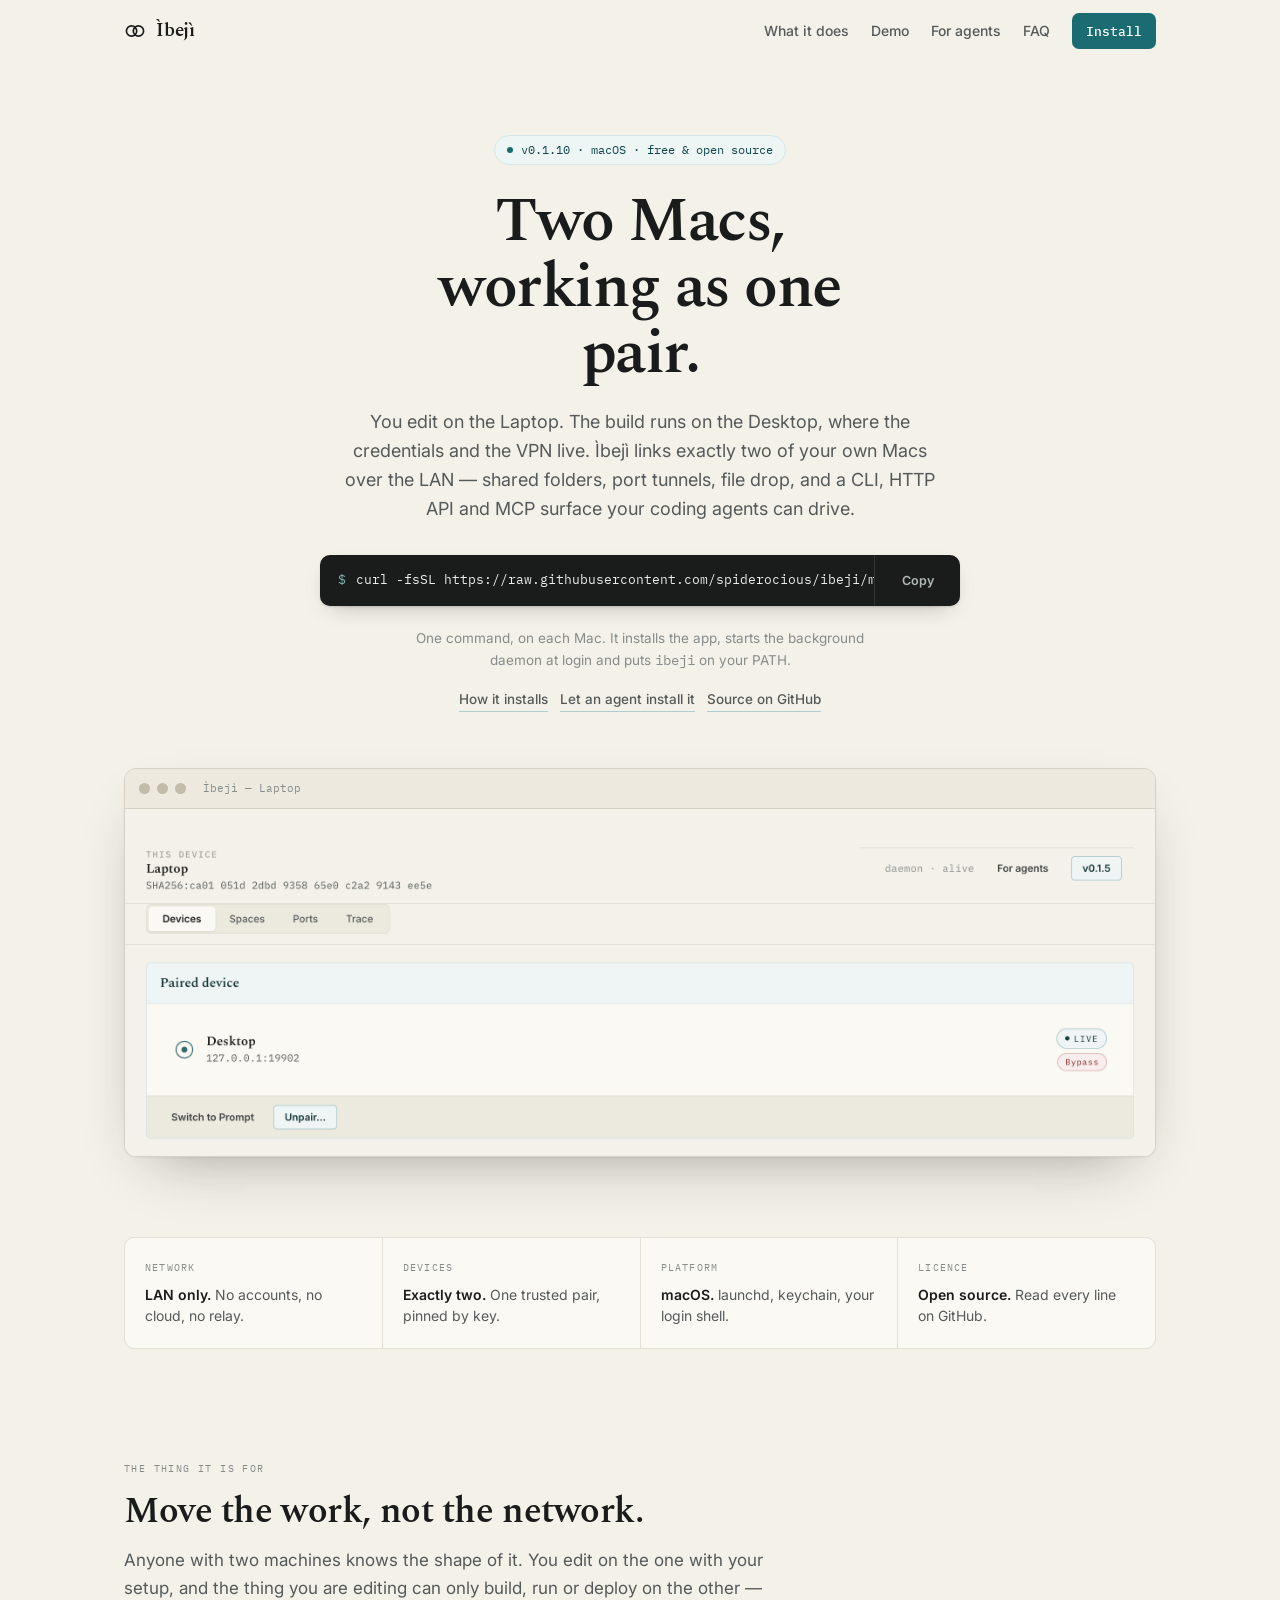
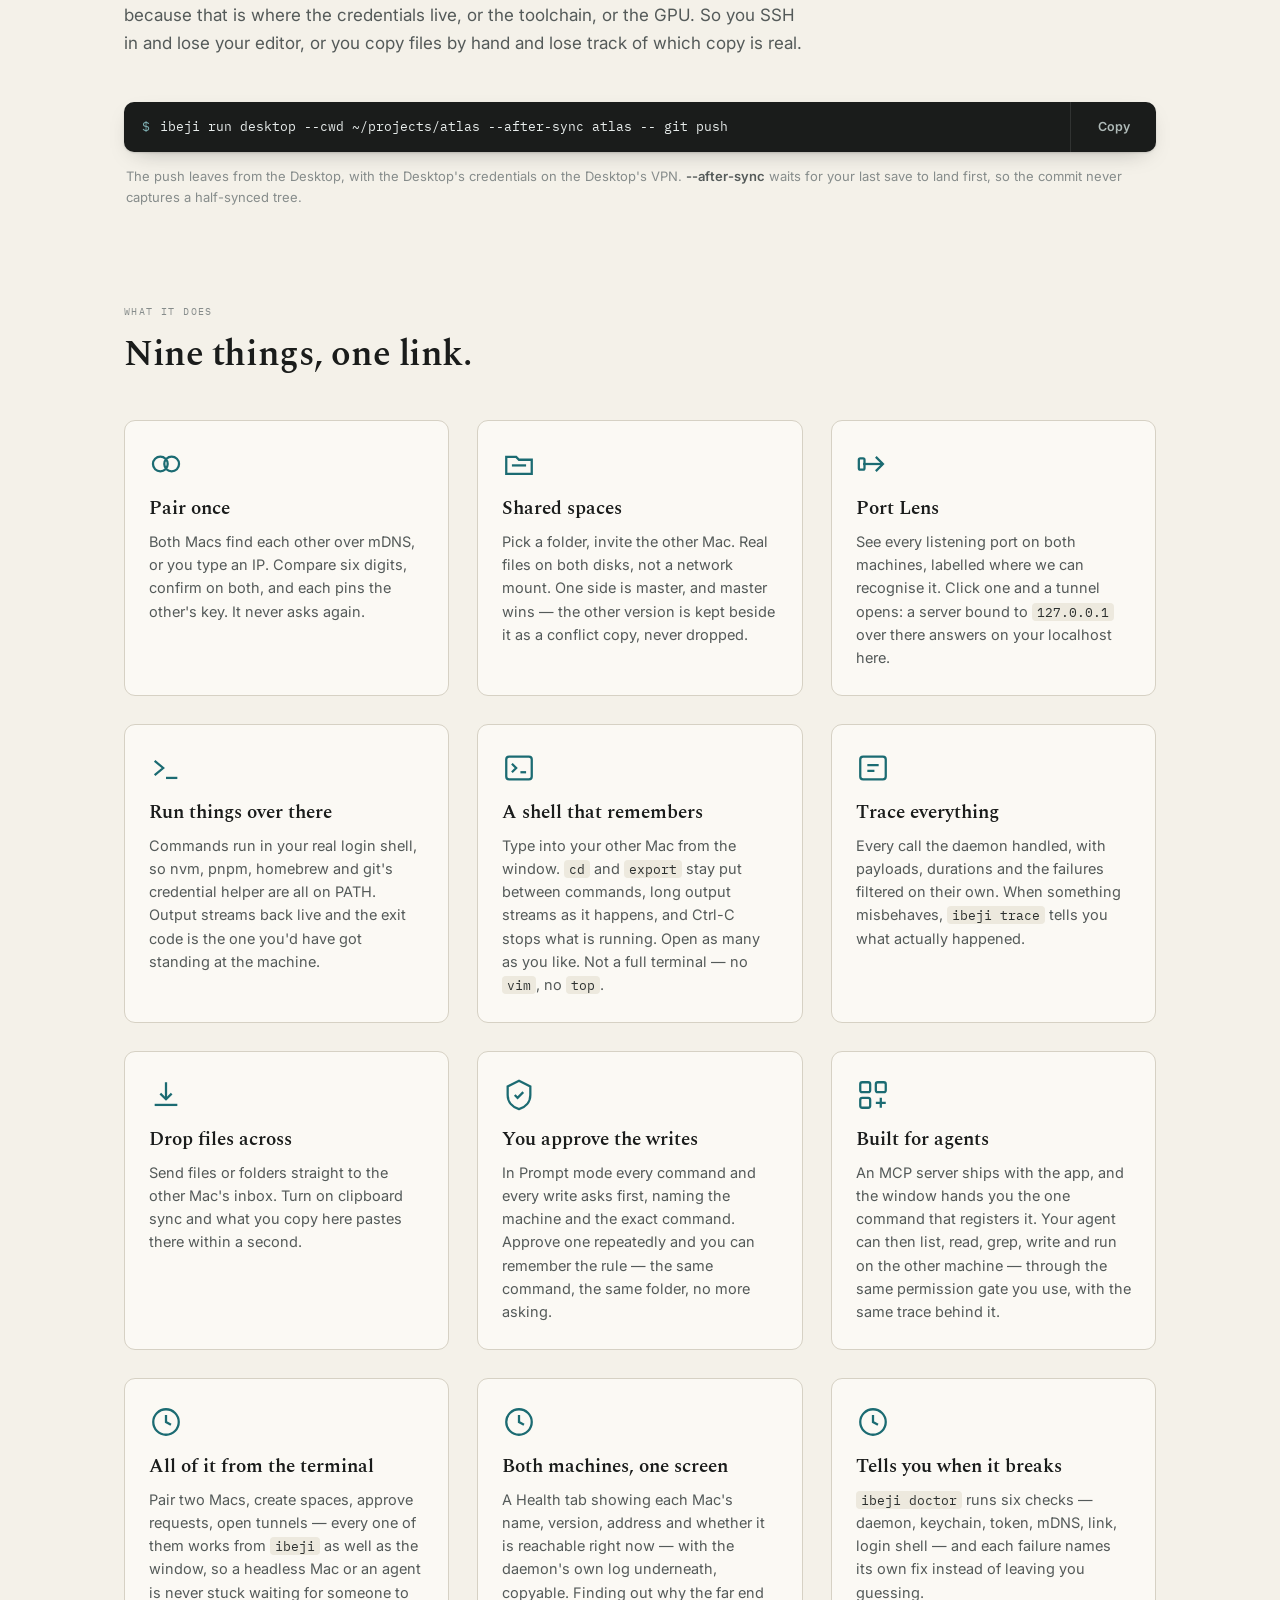
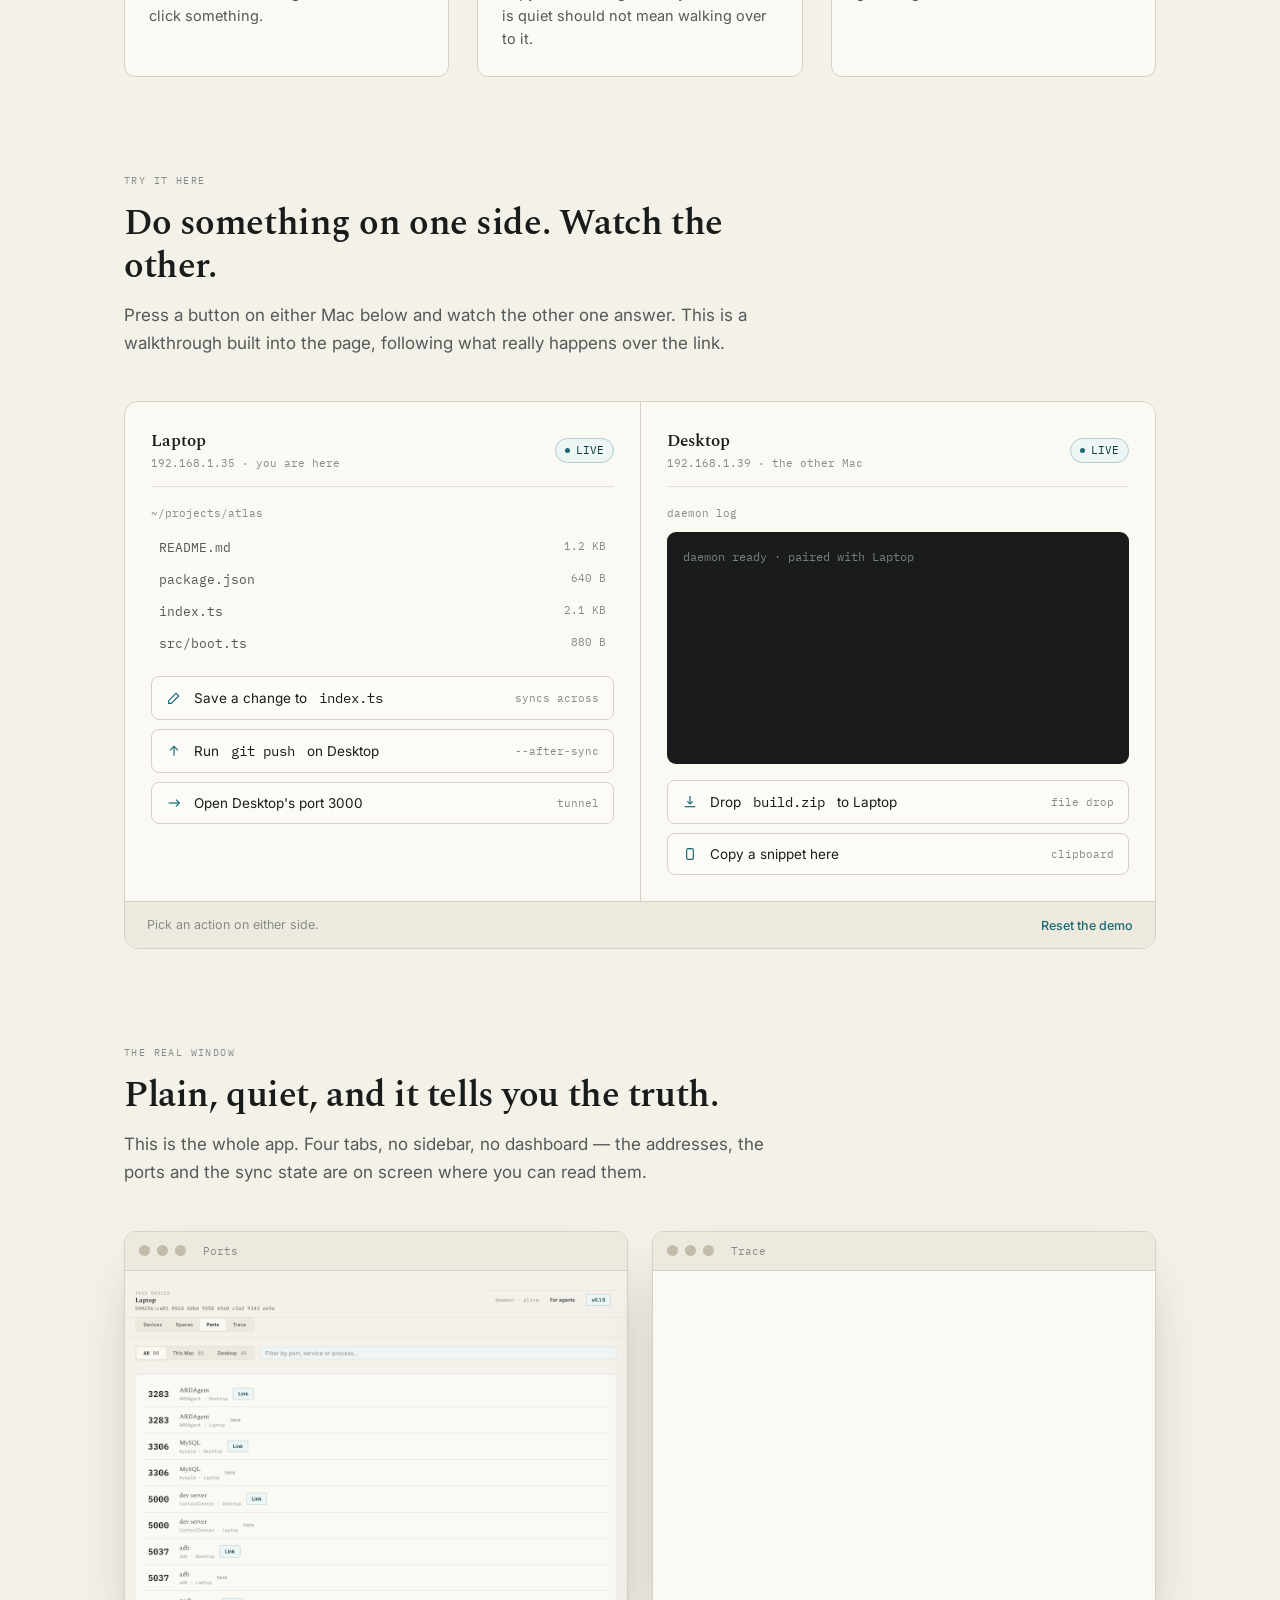
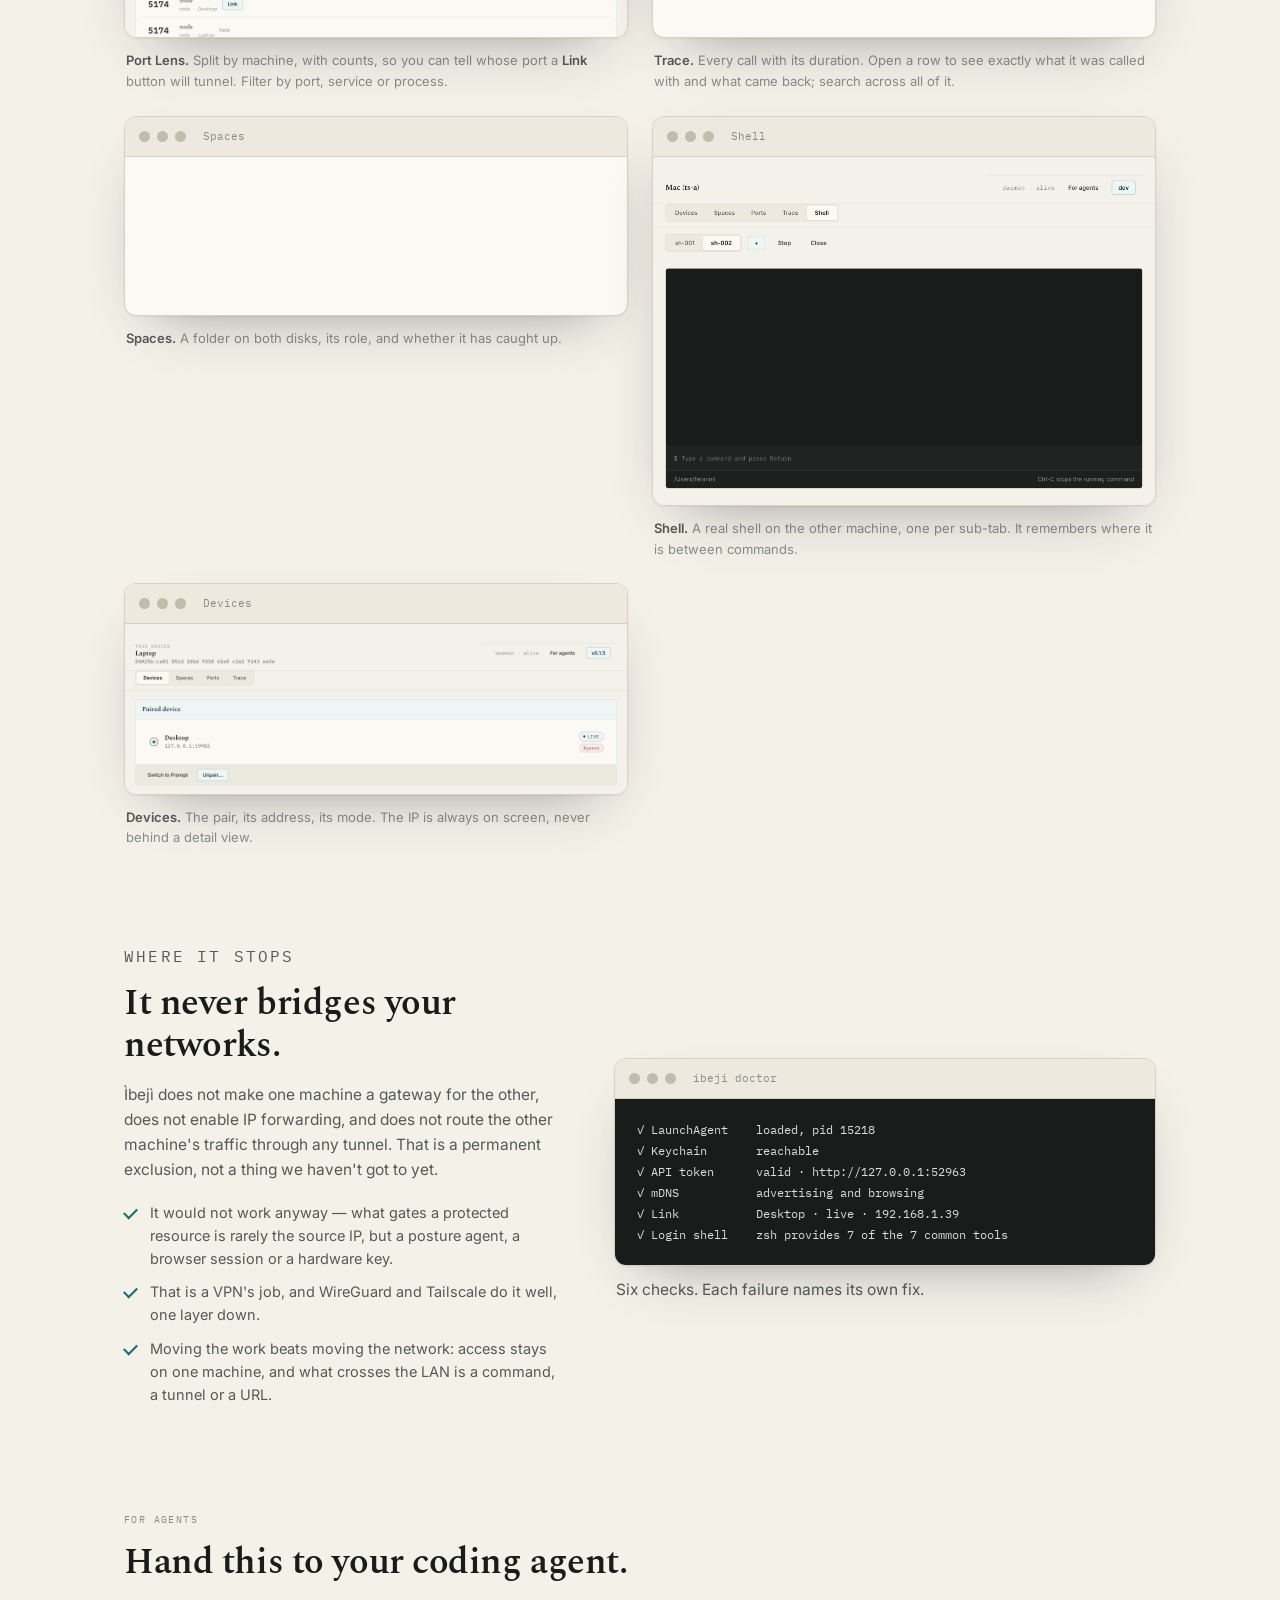
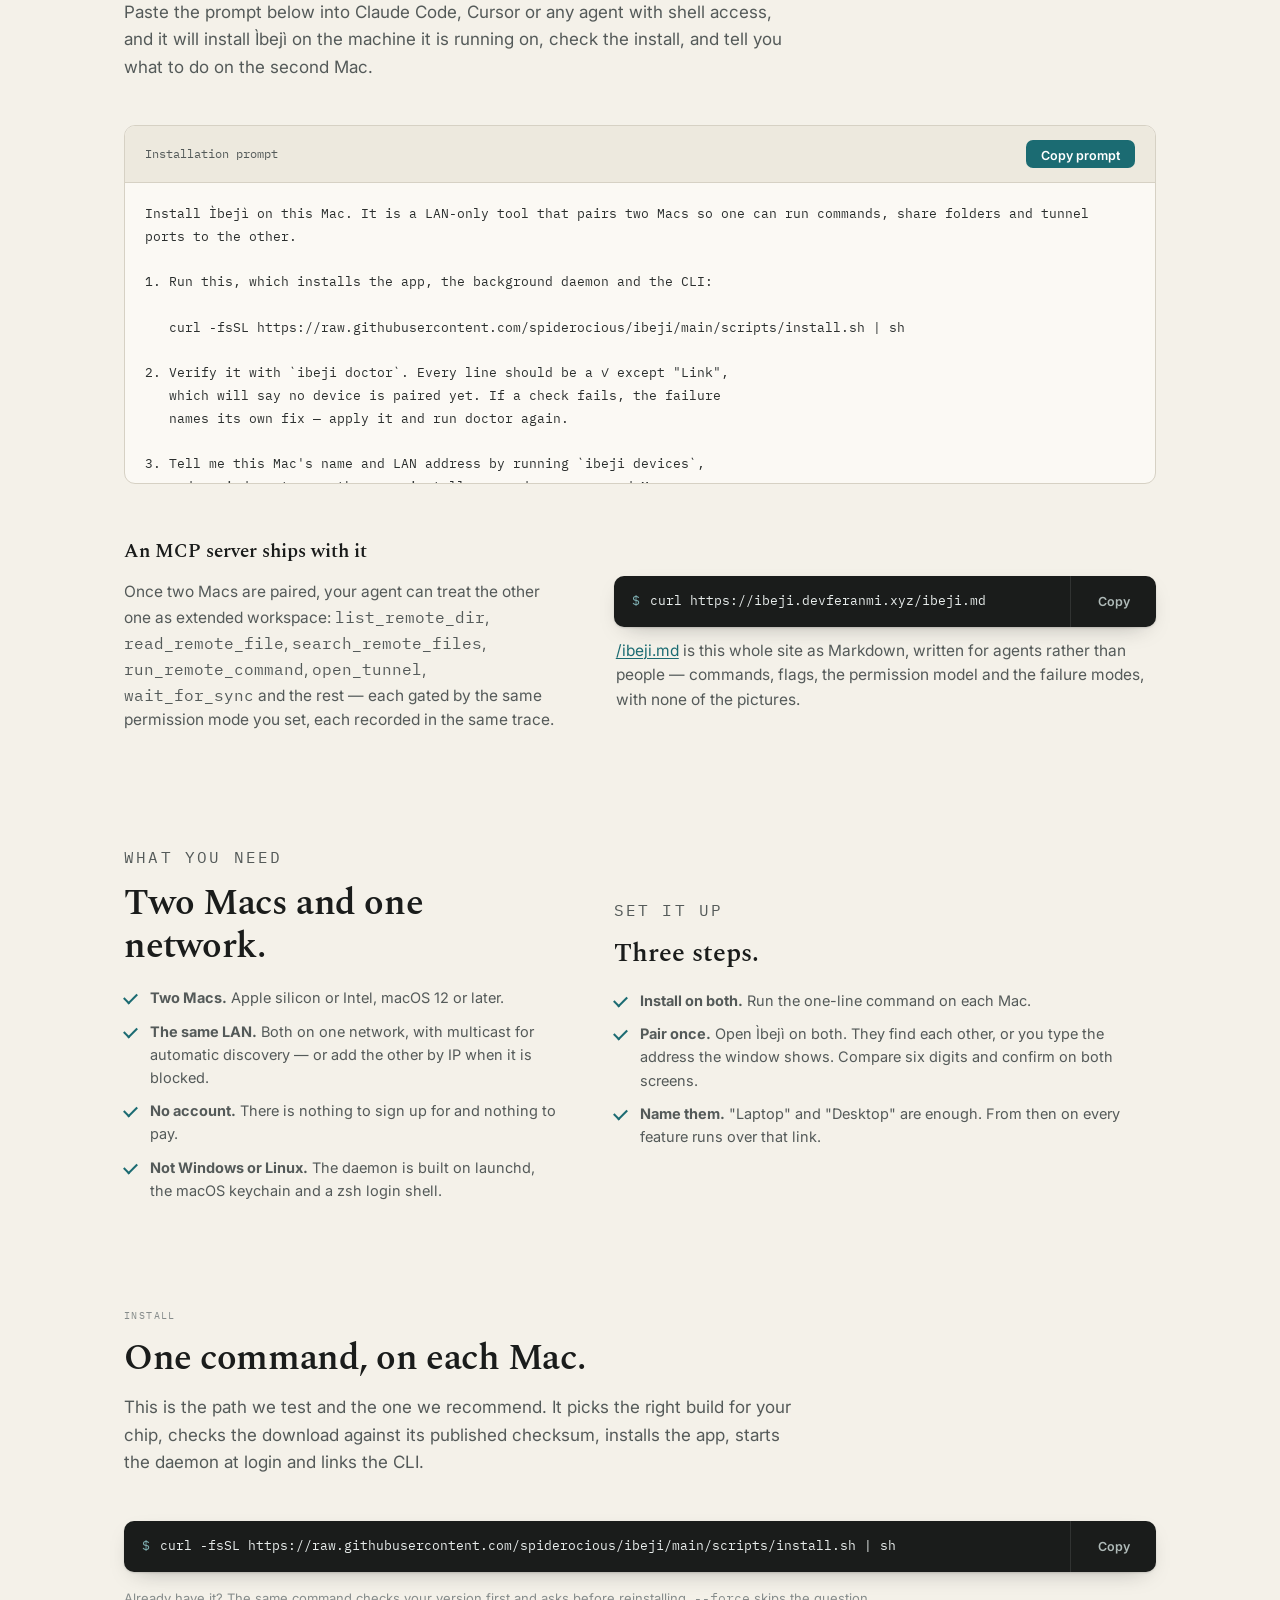
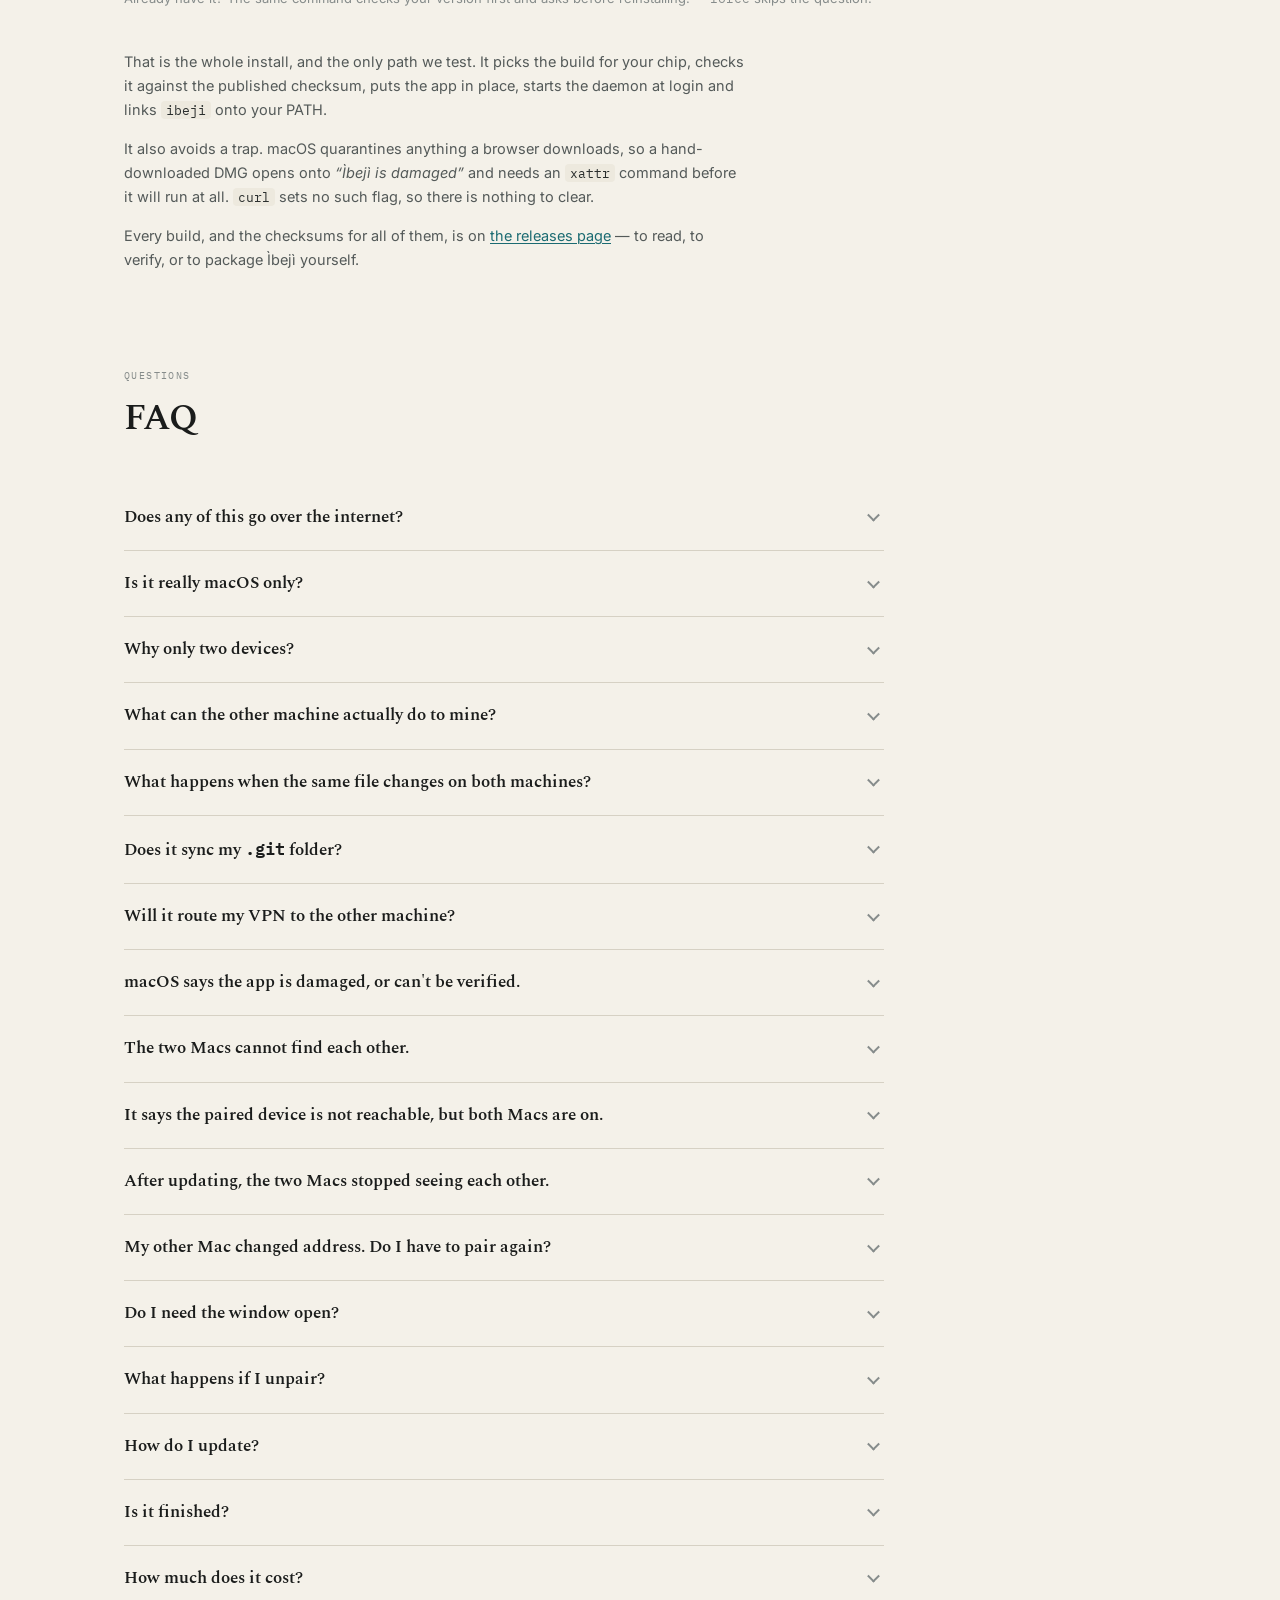
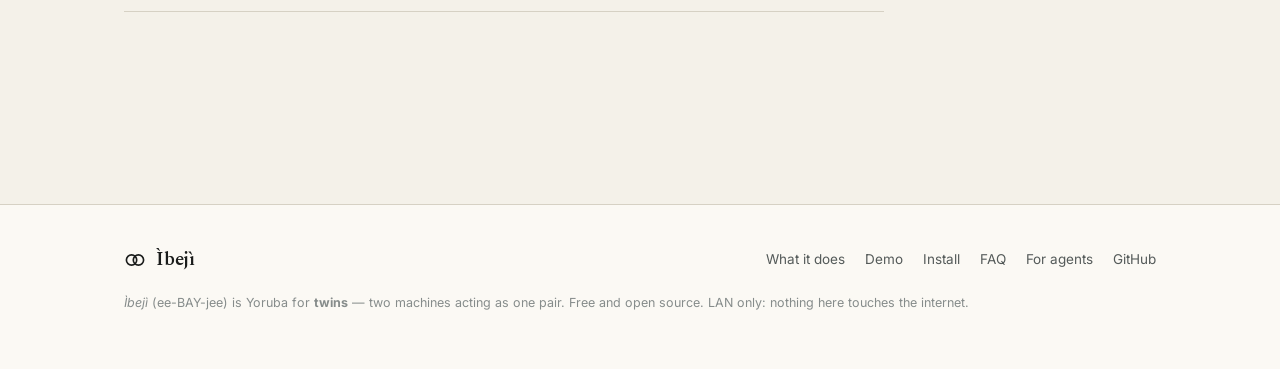
<file: public/index.html>
<!doctype html>
<html lang="en">
<head>
<meta charset="utf-8">
<meta name="viewport" content="width=device-width, initial-scale=1">

<title>Ìbejì — link two Macs into one trusted pair</title>
<meta name="description" content="Run commands on your other Mac, share folders and tunnel localhost ports over the LAN. Ìbejì pairs exactly two Macs with a CLI, HTTP API and MCP server for coding agents. No accounts, no cloud. Free and open source.">
<link rel="canonical" href="https://ibeji.devferanmi.xyz/">

<meta name="author" content="Oluwaferanmi Adeniji">
<meta name="robots" content="index, follow, max-image-preview:large, max-snippet:-1">
<meta name="theme-color" content="#F4F1E9">
<meta name="color-scheme" content="light">

<!-- Open Graph -->
<meta property="og:type" content="website">
<meta property="og:site_name" content="Ìbejì">
<meta property="og:locale" content="en_GB">
<meta property="og:title" content="Ìbejì — link two Macs into one trusted pair">
<meta property="og:description" content="Edit on the Laptop. Run on the Desktop, where the credentials live. Shared folders, port tunnels and an MCP server for your agents — over the LAN, with no accounts and no cloud.">
<meta property="og:url" content="https://ibeji.devferanmi.xyz/">
<meta property="og:image" content="https://ibeji.devferanmi.xyz/og-card.png">
<meta property="og:image:width" content="1200">
<meta property="og:image:height" content="630">
<meta property="og:image:type" content="image/png">
<meta property="og:image:alt" content="Ìbejì — two Macs, working as one pair. The one-line install command on a dark bar.">

<!-- Twitter / X -->
<meta name="twitter:card" content="summary_large_image">
<meta name="twitter:title" content="Ìbejì — link two Macs into one trusted pair">
<meta name="twitter:description" content="Edit on the Laptop. Run on the Desktop, where the credentials live. LAN only — no accounts, no cloud. Install with one command.">
<meta name="twitter:image" content="https://ibeji.devferanmi.xyz/og-card.png">
<meta name="twitter:image:alt" content="Ìbejì — two Macs, working as one pair.">

<link rel="icon" href="data:image/svg+xml,%3Csvg xmlns='http://www.w3.org/2000/svg' viewBox='0 0 32 32'%3E%3Ccircle cx='11' cy='16' r='7' fill='none' stroke='%231B6B72' stroke-width='2.5'/%3E%3Ccircle cx='21' cy='16' r='7' fill='none' stroke='%231B6B72' stroke-width='2.5'/%3E%3C/svg%3E">
<link rel="apple-touch-icon" href="/og-card.png">

<!-- The design system pulls its three webfonts from Google. Warming the
     connection here saves a round trip on the critical path. -->
<link rel="preconnect" href="https://fonts.googleapis.com">
<link rel="preconnect" href="https://fonts.gstatic.com" crossorigin>

<link rel="stylesheet" href="styles/_foundation.css">
<link rel="stylesheet" href="styles/_components.css">
<link rel="stylesheet" href="styles/site.css">

<link rel="alternate" type="text/markdown" href="/ibeji.md" title="Ìbejì for agents">
<link rel="sitemap" type="application/xml" href="/sitemap.xml">
<script type="application/ld+json">
{
  "@context": "https://schema.org",
  "@type": "SoftwareApplication",
  "name": "Ìbejì",
  "alternateName": "Ibeji",
  "applicationCategory": "DeveloperApplication",
  "applicationSubCategory": "Developer Tools",
  "operatingSystem": "macOS 12 or later",
  "softwareVersion": "0.1.12",
  "url": "https://ibeji.devferanmi.xyz/",
  "downloadUrl": "https://ibeji.devferanmi.xyz/#install",
  "installUrl": "https://ibeji.devferanmi.xyz/#install",
  "codeRepository": "https://github.com/spiderocious/ibeji",
  "license": "https://github.com/spiderocious/ibeji",
  "isAccessibleForFree": true,
  "image": "https://ibeji.devferanmi.xyz/og-card.png",
  "screenshot": [
    "https://ibeji.devferanmi.xyz/shots/devices.png",
    "https://ibeji.devferanmi.xyz/shots/ports.png",
    "https://ibeji.devferanmi.xyz/shots/trace.png",
    "https://ibeji.devferanmi.xyz/shots/spaces.png"
  ],
  "description": "Ìbejì links exactly two macOS machines into a trusted pair over the local network. Run commands on the other Mac in its real login shell, share folders with master-wins sync, tunnel localhost ports, drop files, and drive it all from a CLI, a local HTTP API or an MCP server for coding agents. No accounts, no cloud, no relay.",
  "featureList": [
    "Pair two Macs over mDNS or by IP address, with a six-digit code and pinned keys",
    "Run commands on the other Mac in its zsh login shell, with streamed output",
    "Shared folders with master-wins conflict resolution and conflict copies",
    "Tunnel the other Mac's localhost ports without changing how they bind",
    "File drop and optional clipboard sync between the pair",
    "MCP server so coding agents can read, search and run on the other machine",
    "Per-device permission modes with remembered rules",
    "A full trace of what the daemon did, with payloads and durations"
  ],
  "author": {
    "@type": "Person",
    "name": "Oluwaferanmi Adeniji"
  },
  "offers": {
    "@type": "Offer",
    "price": "0",
    "priceCurrency": "USD"
  }
}
</script>

<script type="application/ld+json">
{
  "@context": "https://schema.org",
  "@type": "FAQPage",
  "mainEntity": [
    {
      "@type": "Question",
      "name": "Does any of this go over the internet?",
      "acceptedAnswer": {
        "@type": "Answer",
        "text": "No. There are no accounts, no cloud, no relay and no web app. The two daemons talk directly to each other over your LAN. If the machines are not on the same network, Ìbejì does nothing — there is no store-and-forward and nothing queues in a server somewhere."
      }
    },
    {
      "@type": "Question",
      "name": "Is it really macOS only?",
      "acceptedAnswer": {
        "@type": "Answer",
        "text": "Yes, and not as a temporary limitation. The daemon runs as a launchd LaunchAgent, stores its keys in the macOS keychain, enumerates ports with the system's own tooling and runs commands in your zsh login shell. A Windows or Linux build would be a rewrite of those four subsystems, not a build flag. Both machines must be Macs."
      }
    },
    {
      "@type": "Question",
      "name": "Why only two devices?",
      "acceptedAnswer": {
        "@type": "Answer",
        "text": "Because the trust unit is a pair, and a pair is simple enough to reason about: one pinned key each, one permission mode per direction, one link. A mesh of three or more changes the security model and most of the UI with it. It is deferred, not forgotten."
      }
    },
    {
      "@type": "Question",
      "name": "What can the other machine actually do to mine?",
      "acceptedAnswer": {
        "@type": "Answer",
        "text": "That depends on the mode you set, and the honest answer has a sharp edge to it. Writes and commands are gated. In Prompt mode — the default — every command, every file write and every app launch asks you first, naming the machine and the exact command. You can remember a rule for one exact command in one folder, so git push in a repo you approve once stops asking. In Bypass mode they run without asking. Reads are not gated in v1. A paired device can read and grep anything your user account can, including ~/.ssh and ~/.aws. Prompting on every read would make the agent surface unusable, so the trade is stated plainly rather than hidden: in Prompt mode the other machine cannot run anything, but it can read everything. Pair only with a machine you fully trust. Path-scoped rules are the v2 answer."
      }
    },
    {
      "@type": "Question",
      "name": "What happens when the same file changes on both machines?",
      "acceptedAnswer": {
        "@type": "Answer",
        "text": "The master's version wins, and the replica's version is kept beside it as a conflict copy — report.conflict-from-laptop.md — never silently discarded. The conflict shows up in the space's activity feed, and from either machine you can promote the conflict copy over the master's version or discard it. For a code repository, make the master the machine that owns the git credentials. That makes master-wins the right outcome: a git pull on the master beats an unsynced edit on the replica."
      }
    },
    {
      "@type": "Question",
      "name": "Does it sync my .git folder?",
      "acceptedAnswer": {
        "@type": "Answer",
        "text": "No, and it argues with you if you try. Syncing .git across two machines corrupts repositories through index.lock races and half-written objects, and it defeats the pattern the whole product is built on: sync the working tree, run git on the machine that owns the credentials. node_modules/, build output and .DS_Store are ignored by default too, and a folder with a .gitignore can import its patterns."
      }
    },
    {
      "@type": "Question",
      "name": "Will it route my VPN to the other machine?",
      "acceptedAnswer": {
        "@type": "Answer",
        "text": "Never. Ìbejì does not bridge networks, enable IP forwarding or route one machine's traffic through the other. What crosses the LAN is a command, a tunnel to a localhost port, or a URL — so git push leaves from the machine that holds the credentials, on that machine's VPN. The one case this genuinely cannot serve is a tool running locally that needs routed access to a host only the other machine can reach. A tunnel covers most of it, because it reaches whatever that machine reaches on its own loopback. Where it does not, run the tool on the other machine and tunnel its port."
      }
    },
    {
      "@type": "Question",
      "name": "macOS says the app is damaged, or can't be verified.",
      "acceptedAnswer": {
        "@type": "Answer",
        "text": "Install with the curl command and you will not see either dialog — curl does not set the quarantine flag that triggers them, browsers do. If you downloaded a DMG by hand, run xattr -dr com.apple.quarantine /Applications/Ibeji.app once. The app is ad-hoc signed but not notarized, which needs a paid Apple Developer account."
      }
    },
    {
      "@type": "Question",
      "name": "The two Macs cannot find each other.",
      "acceptedAnswer": {
        "@type": "Answer",
        "text": "Run ibeji doctor first. The most common cause is macOS blocking local network access, and that denial is silent: every connection to a machine on your network fails with no route to host — the same error you would get if it were switched off — while the internet carries on working. Since v0.1.9 doctor says so outright and names the fix. Both Macs need v0.1.8 or later: before it, macOS never even showed the prompt. Failing that, multicast is often blocked on corporate and guest Wi-Fi, which is what automatic discovery needs. The window shows this Mac's own address for exactly that reason: read it off one screen, press Add by IP address on the other, and type it in. Manual entry is a first-class path, not a fallback. Both daemons listen on TCP port 7749."
      }
    },
    {
      "@type": "Question",
      "name": "It says the paired device is not reachable, but both Macs are on.",
      "acceptedAnswer": {
        "@type": "Answer",
        "text": "Check the address before anything else. A router hands out addresses on a lease, so a restart or an overnight renewal can move the other Mac, and if the network itself changed subnets every address it knew is wrong. Nothing answers, which from this side looks exactly like the machine being switched off. Since v0.1.10 clicking Pair opens a timeline of the handshake and names the step that broke: a connection that goes unanswered says so, says an address change is the usual reason, and offers to scan your network — it finds the moved Mac by name in about two seconds. On the command line, ibeji reconnect does the same for a pair you already have, keeping the pinned key and changing only the address."
      }
    },
    {
      "@type": "Question",
      "name": "After updating, the two Macs stopped seeing each other.",
      "acceptedAnswer": {
        "@type": "Answer",
        "text": "macOS ties permission to reach your local network to an app's exact contents, and those change with every version. Ìbejì is signed ad-hoc — there is no certificate for the permission to follow — so each update looks like a new app and the permission does not carry over. The denial is silent: every connection to your other Mac fails with no route to host while the internet keeps working. Open System Settings → Privacy & Security → Local Network and switch Ìbejì on. Expect a new entry in that list rather than the old one turning itself back on. ibeji doctor detects this and says so, and the installer tells you while you are still looking at it. A paid Apple Developer certificate would remove the chore; until then it is a toggle after each update."
      }
    },
    {
      "@type": "Question",
      "name": "My other Mac changed address. Do I have to pair again?",
      "acceptedAnswer": {
        "@type": "Answer",
        "text": "No. A machine that picked up a new IP has not become untrustworthy, so there is no reason to compare six digits again. Press Reconnect on the device, or run ibeji reconnect 192.168.1.42:7749. It dials the new address and checks the key you already trust. If a different machine answers there it refuses, and that refusal is the point — pair again only when the key itself changed, which means the machine was replaced or reinstalled. Recent addresses are remembered and retried, so a laptop moving between Wi-Fi and Ethernet is usually found without being told."
      }
    },
    {
      "@type": "Question",
      "name": "Do I need the window open?",
      "acceptedAnswer": {
        "@type": "Answer",
        "text": "No. The daemon starts at login and runs in the background; closing the window does not drop the link, and the CLI and MCP server keep working. The window is one client of the daemon's local API, the same as the others."
      }
    },
    {
      "@type": "Question",
      "name": "What happens if I unpair?",
      "acceptedAnswer": {
        "@type": "Answer",
        "text": "The pinned key is revoked immediately and every active tunnel, sync and session closes with it. The other machine cannot reconnect — it will show as unreachable rather than quietly walking back in. Files already synced to each disk stay where they are."
      }
    },
    {
      "@type": "Question",
      "name": "How do I update?",
      "acceptedAnswer": {
        "@type": "Answer",
        "text": "The app checks for new releases and tells you when one exists, with a button that re-runs the installer for you. You can also just run the curl command again at any time — it compares your installed version first and asks before reinstalling the same one."
      }
    },
    {
      "@type": "Question",
      "name": "Is it finished?",
      "acceptedAnswer": {
        "@type": "Answer",
        "text": "No. It is v0.1.10 and it is young — the version number is honest about that. Pairing, spaces, ports, exec, trace, the CLI and the MCP server all work, and every release is tested by pairing two machines and running the whole flow. Expect rough edges, and expect them to be fixed in the open."
      }
    },
    {
      "@type": "Question",
      "name": "How much does it cost?",
      "acceptedAnswer": {
        "@type": "Answer",
        "text": "Nothing. It is free and open source, there is no account, no subscription and no paid tier. The source is on GitHub and you can read every line of what runs on your machines."
      }
    }
  ]
}
</script>
</head>
<body>

<a class="skip" href="#main">Skip to content</a>

<header class="nav" id="nav">
  <div class="wrap nav-in">
    <a class="brand" href="/">
      <svg class="brand-mark" viewBox="0 0 32 32" aria-hidden="true">
        <circle cx="11" cy="16" r="7.5" fill="none" stroke="currentColor" stroke-width="2.4"/>
        <circle cx="21" cy="16" r="7.5" fill="none" stroke="currentColor" stroke-width="2.4"/>
      </svg>
      Ìbejì
    </a>
    <nav class="nav-links">
      <a href="#what" class="hide-sm">What it does</a>
      <a href="#demo" class="hide-sm">Demo</a>
      <a href="#agents" class="hide-sm">For agents</a>
      <a href="#faq" class="hide-sm">FAQ</a>
      <a href="#install" class="nav-cta">Install</a>
    </nav>
  </div>
</header>

<main id="main">

<!-- ------------------------------------------------------------- hero -- -->
<section class="hero">
  <div class="wrap">
    <span class="badge"><span class="dot"></span> v0.1.10 · macOS · free &amp; open source</span>

    <h1>Two Macs, working as one pair.</h1>

    <p class="lede">
      You edit on the Laptop. The build runs on the Desktop, where the
      credentials and the VPN live. Ìbejì links exactly two of your own Macs
      over the LAN — shared folders, port tunnels, file drop, and a CLI, HTTP
      API and MCP surface your coding agents can drive.
    </p>

    <div class="install" id="install-top">
      <code><span class="prompt">$</span><span id="cmd-top">curl -fsSL https://raw.githubusercontent.com/spiderocious/ibeji/main/scripts/install.sh | sh</span></code>
      <button class="copy-btn" data-copy="#cmd-top">Copy</button>
    </div>

    <p class="hero-note">
      One command, on each Mac. It installs the app, starts the background
      daemon at login and puts <code>ibeji</code> on your PATH.
    </p>

    <div class="cta-row">
      <a class="lnk" href="#install">How it installs</a>
      <a class="lnk" href="#agents">Let an agent install it</a>
      <a class="lnk" href="https://github.com/spiderocious/ibeji">Source on GitHub</a>
    </div>

    <div class="hero-shot rise">
      <div class="shot-frame">
        <div class="shot-bar"><i></i><i></i><i></i><span class="ttl">Ìbejì — Laptop</span></div>
        <img src="shots/devices.png" width="2360" height="796"
             loading="eager" fetchpriority="high" decoding="async"
             alt="The Ìbejì window on a Mac named Laptop, showing its paired device Desktop as live, in Bypass mode, with the device's address and key fingerprint." />
      </div>
    </div>
  </div>
</section>

<!-- ------------------------------------------------------------ strip -- -->
<section>
  <div class="wrap">
    <dl class="strip rise">
      <div><dt>Network</dt><dd><b>LAN only.</b> No accounts, no cloud, no relay.</dd></div>
      <div><dt>Devices</dt><dd><b>Exactly two.</b> One trusted pair, pinned by key.</dd></div>
      <div><dt>Platform</dt><dd><b>macOS.</b> launchd, keychain, your login shell.</dd></div>
      <div><dt>Licence</dt><dd><b>Open source.</b> Read every line on GitHub.</dd></div>
    </dl>
  </div>
</section>

<!-- --------------------------------------------------------- the thing -- -->
<section id="what">
  <div class="wrap">
    <div class="sec-head rise">
      <p class="eyebrow">The thing it is for</p>
      <h2>Move the work, not the network.</h2>
      <p class="lede">
        Anyone with two machines knows the shape of it. You edit on the one with
        your setup, and the thing you are editing can only build, run or deploy
        on the other — because that is where the credentials live, or the
        toolchain, or the GPU. So you SSH in and lose your editor, or you copy
        files by hand and lose track of which copy is real.
      </p>
    </div>

    <div class="install rise" style="max-width:none">
      <code><span class="prompt">$</span><span id="cmd-run">ibeji run desktop --cwd ~/projects/atlas --after-sync atlas -- git push</span></code>
      <button class="copy-btn" data-copy="#cmd-run">Copy</button>
    </div>

    <p class="shot-cap rise" style="margin-top:14px">
      The push leaves from the Desktop, with the Desktop's credentials on the
      Desktop's VPN. <b>--after-sync</b> waits for your last save to land first,
      so the commit never captures a half-synced tree.
    </p>
  </div>
</section>

<!-- --------------------------------------------------------- features -- -->
<section>
  <div class="wrap">
    <div class="sec-head rise">
      <p class="eyebrow">What it does</p>
      <h2>Nine things, one link.</h2>
    </div>

    <div class="feats">
      <article class="feat rise">
        <div class="feat-ico"><svg viewBox="0 0 24 24" fill="none" stroke="currentColor" stroke-width="1.6"><circle cx="8" cy="12" r="5.2"/><circle cx="16" cy="12" r="5.2"/></svg></div>
        <h3>Pair once</h3>
        <p>Both Macs find each other over mDNS, or you type an IP. Compare six
        digits, confirm on both, and each pins the other's key. It never asks
        again.</p>
      </article>

      <article class="feat rise">
        <div class="feat-ico"><svg viewBox="0 0 24 24" fill="none" stroke="currentColor" stroke-width="1.6"><path d="M3 7h7l2 2h9v10H3z"/><path d="M7 13h10"/></svg></div>
        <h3>Shared spaces</h3>
        <p>Pick a folder, invite the other Mac. Real files on both disks, not a
        network mount. One side is master, and master wins — the other version
        is kept beside it as a conflict copy, never dropped.</p>
      </article>

      <article class="feat rise">
        <div class="feat-ico"><svg viewBox="0 0 24 24" fill="none" stroke="currentColor" stroke-width="1.6"><path d="M5 12h14"/><path d="M14 7l5 5-5 5"/><rect x="2" y="8" width="4" height="8" rx="1"/></svg></div>
        <h3>Port Lens</h3>
        <p>See every listening port on both machines, labelled where we can
        recognise it. Click one and a tunnel opens: a server bound to
        <code>127.0.0.1</code> over there answers on your localhost here.</p>
      </article>

      <article class="feat rise">
        <div class="feat-ico"><svg viewBox="0 0 24 24" fill="none" stroke="currentColor" stroke-width="1.6"><path d="M4 17l6-5-6-5"/><path d="M12 19h8"/></svg></div>
        <h3>Run things over there</h3>
        <p>Commands run in your real login shell, so nvm, pnpm, homebrew and
        git's credential helper are all on PATH. Output streams back live and
        the exit code is the one you'd have got standing at the machine.</p>
      </article>

      <article class="feat rise">
        <div class="feat-ico"><svg viewBox="0 0 24 24" fill="none" stroke="currentColor" stroke-width="1.6"><rect x="3" y="4" width="18" height="16" rx="2"/><path d="M7 9l3 3-3 3"/><path d="M13 15h4"/></svg></div>
        <h3>A shell that remembers</h3>
        <p>Type into your other Mac from the window. <code>cd</code> and
        <code>export</code> stay put between commands, long output streams as
        it happens, and Ctrl-C stops what is running. Open as many as you
        like. Not a full terminal — no <code>vim</code>, no
        <code>top</code>.</p>
      </article>

      <article class="feat rise">
        <div class="feat-ico"><svg viewBox="0 0 24 24" fill="none" stroke="currentColor" stroke-width="1.6"><rect x="3" y="4" width="18" height="16" rx="2"/><path d="M8 10h8M8 14h5"/></svg></div>
        <h3>Trace everything</h3>
        <p>Every call the daemon handled, with payloads, durations and the
        failures filtered on their own. When something misbehaves,
        <code>ibeji trace</code> tells you what actually happened.</p>
      </article>

      <article class="feat rise">
        <div class="feat-ico"><svg viewBox="0 0 24 24" fill="none" stroke="currentColor" stroke-width="1.6"><path d="M12 3v12"/><path d="M8 11l4 4 4-4"/><path d="M4 19h16"/></svg></div>
        <h3>Drop files across</h3>
        <p>Send files or folders straight to the other Mac's inbox. Turn on
        clipboard sync and what you copy here pastes there within a second.</p>
      </article>

      <article class="feat rise">
        <div class="feat-ico"><svg viewBox="0 0 24 24" fill="none" stroke="currentColor" stroke-width="1.6"><path d="M12 2l8 4v6c0 5-3.4 8.6-8 10-4.6-1.4-8-5-8-10V6z"/><path d="M9 12l2 2 4-4"/></svg></div>
        <h3>You approve the writes</h3>
        <p>In Prompt mode every command and every write asks first, naming the
        machine and the exact command. Approve one repeatedly and you can
        remember the rule — the same command, the same folder, no more asking.</p>
      </article>

      <article class="feat rise">
        <div class="feat-ico"><svg viewBox="0 0 24 24" fill="none" stroke="currentColor" stroke-width="1.6"><rect x="3" y="3" width="7" height="7" rx="1.4"/><rect x="14" y="3" width="7" height="7" rx="1.4"/><rect x="3" y="14" width="7" height="7" rx="1.4"/><path d="M14 17.5h7M17.5 14v7"/></svg></div>
        <h3>Built for agents</h3>
        <p>An MCP server ships with the app, and the window hands you the one
        command that registers it. Your agent can then list, read, grep, write
        and run on the other machine — through the same permission gate you
        use, with the same trace behind it.</p>
      </article>

      <article class="feat rise">
        <div class="feat-ico"><svg viewBox="0 0 24 24" fill="none" stroke="currentColor" stroke-width="1.6"><circle cx="12" cy="12" r="9"/><path d="M12 7v5l3.5 2"/></svg></div>
        <h3>All of it from the terminal</h3>
        <p>Pair two Macs, create spaces, approve requests, open tunnels — every
        one of them works from <code>ibeji</code> as well as the window, so a
        headless Mac or an agent is never stuck waiting for someone to click
        something.</p>
      </article>

      <article class="feat rise">
        <div class="feat-ico"><svg viewBox="0 0 24 24" fill="none" stroke="currentColor" stroke-width="1.6"><circle cx="12" cy="12" r="9"/><path d="M12 7v5l3.5 2"/></svg></div>
        <h3>Both machines, one screen</h3>
        <p>A Health tab showing each Mac's name, version, address and whether
        it is reachable right now — with the daemon's own log underneath,
        copyable. Finding out why the far end is quiet should not mean walking
        over to it.</p>
      </article>

      <article class="feat rise">
        <div class="feat-ico"><svg viewBox="0 0 24 24" fill="none" stroke="currentColor" stroke-width="1.6"><circle cx="12" cy="12" r="9"/><path d="M12 7v5l3.5 2"/></svg></div>
        <h3>Tells you when it breaks</h3>
        <p><code>ibeji doctor</code> runs six checks — daemon, keychain, token,
        mDNS, link, login shell — and each failure names its own fix instead of
        leaving you guessing.</p>
      </article>
    </div>
  </div>
</section>

<!-- ------------------------------------------------------------- demo -- -->
<section id="demo">
  <div class="wrap">
    <div class="sec-head rise">
      <p class="eyebrow">Try it here</p>
      <h2>Do something on one side. Watch the other.</h2>
      <p class="lede">
        Press a button on either Mac below and watch the other one answer. This
        is a walkthrough built into the page, following what really happens over
        the link.
      </p>
    </div>

    <div class="demo rise">
      <div class="demo-grid">

        <!-- LEFT: the Laptop -->
        <div class="demo-pane" id="pane-laptop">
          <div class="pane-head">
            <div>
              <div class="pane-name">Laptop</div>
              <div class="pane-sub">192.168.1.35 · you are here</div>
            </div>
            <span class="pill"><span class="dot"></span>LIVE</span>
          </div>

          <p class="pane-sub" style="margin:0 0 10px">~/projects/atlas</p>
          <div class="files" id="files-laptop"></div>

          <div class="demo-actions">
            <button class="act" data-do="edit">
              <svg class="act-ico" viewBox="0 0 24 24" fill="none" stroke="currentColor" stroke-width="1.8"><path d="M4 20h4L19 9l-4-4L4 16z"/></svg>
              Save a change to <code>index.ts</code>
              <span class="k">syncs across</span>
            </button>
            <button class="act" data-do="push">
              <svg class="act-ico" viewBox="0 0 24 24" fill="none" stroke="currentColor" stroke-width="1.8"><path d="M12 19V5"/><path d="M6 11l6-6 6 6"/></svg>
              Run <code>git push</code> on Desktop
              <span class="k">--after-sync</span>
            </button>
            <button class="act" data-do="tunnel">
              <svg class="act-ico" viewBox="0 0 24 24" fill="none" stroke="currentColor" stroke-width="1.8"><path d="M4 12h16"/><path d="M15 7l5 5-5 5"/></svg>
              Open Desktop's port 3000
              <span class="k">tunnel</span>
            </button>
          </div>
        </div>

        <!-- RIGHT: the Desktop -->
        <div class="demo-pane is-machine" id="pane-desktop">
          <div class="pane-head">
            <div>
              <div class="pane-name">Desktop</div>
              <div class="pane-sub">192.168.1.39 · the other Mac</div>
            </div>
            <span class="pill"><span class="dot"></span>LIVE</span>
          </div>

          <p class="pane-sub" style="margin:0 0 10px">daemon log</p>
          <pre class="demo-log" id="log" aria-live="polite" aria-label="Desktop daemon log"></pre>

          <div class="demo-actions" style="margin-top:16px">
            <button class="act" data-do="drop">
              <svg class="act-ico" viewBox="0 0 24 24" fill="none" stroke="currentColor" stroke-width="1.8"><path d="M12 3v12"/><path d="M8 11l4 4 4-4"/><path d="M4 19h16"/></svg>
              Drop <code>build.zip</code> to Laptop
              <span class="k">file drop</span>
            </button>
            <button class="act" data-do="clip">
              <svg class="act-ico" viewBox="0 0 24 24" fill="none" stroke="currentColor" stroke-width="1.8"><rect x="7" y="4" width="10" height="16" rx="2"/><path d="M10 4h4"/></svg>
              Copy a snippet here
              <span class="k">clipboard</span>
            </button>
          </div>
        </div>

      </div>

      <div class="demo-foot">
        <span id="demo-hint">Pick an action on either side.</span>
        <button class="reset-btn" id="reset">Reset the demo</button>
      </div>
    </div>
  </div>
</section>

<!-- ------------------------------------------------------- screenshots -- -->
<section>
  <div class="wrap">
    <div class="sec-head rise">
      <p class="eyebrow">The real window</p>
      <h2>Plain, quiet, and it tells you the truth.</h2>
      <p class="lede">
        This is the whole app. Four tabs, no sidebar, no dashboard — the
        addresses, the ports and the sync state are on screen where you can
        read them.
      </p>
    </div>

    <div class="shots-row">
      <div class="rise">
        <div class="shot-frame">
          <div class="shot-bar"><i></i><i></i><i></i><span class="ttl">Ports</span></div>
          <img src="shots/ports.png" width="2360" height="1720" loading="lazy" decoding="async"
               alt="The Ports tab with All, This Mac and Desktop scopes showing counts, a filter field, and ports on both machines — ARDAgent on 3283, MySQL on 3306, a dev server on 5000 — each remote row offering a Link button to open a tunnel." />
        </div>
        <p class="shot-cap"><b>Port Lens.</b> Split by machine, with counts, so you
        can tell whose port a <b>Link</b> button will tunnel. Filter by port,
        service or process.</p>
      </div>

      <div class="rise">
        <div class="shot-frame">
          <div class="shot-bar"><i></i><i></i><i></i><span class="ttl">Trace</span></div>
          <img src="shots/trace.png" width="2360" height="1720" loading="lazy" decoding="async"
               alt="The Trace tab showing timestamped daemon events — api.pair.start, api.pair.confirm, api.spaces.create and three api.exec calls with durations — each row expandable by a chevron, with an Everything and Failures only toggle and a search field." />
        </div>
        <p class="shot-cap"><b>Trace.</b> Every call with its duration. Open a row
        to see exactly what it was called with and what came back; search
        across all of it.</p>
      </div>

      <div class="rise">
        <div class="shot-frame">
          <div class="shot-bar"><i></i><i></i><i></i><span class="ttl">Spaces</span></div>
          <img src="shots/spaces.png" width="2360" height="747" loading="lazy" decoding="async"
               alt="The Spaces tab showing a shared space named atlas marked IN-SYNC, with its folder path and a line reading master, 2 files, 25 B." />
        </div>
        <p class="shot-cap"><b>Spaces.</b> A folder on both disks, its role, and
        whether it has caught up.</p>
      </div>

      <div class="rise">
        <div class="shot-frame">
          <div class="shot-bar"><i></i><i></i><i></i><span class="ttl">Shell</span></div>
          <img src="shots/shell.png" width="1960" height="1360" loading="lazy" decoding="async"
               alt="The Shell tab with two sub-tabs, sh-001 and sh-002, a plus button to open another, Stop and Close actions, and a dark terminal pane with a prompt and the working directory along the bottom." />
        </div>
        <p class="shot-cap"><b>Shell.</b> A real shell on the other machine,
        one per sub-tab. It remembers where it is between commands.</p>
      </div>

      <div class="rise">
        <div class="shot-frame">
          <div class="shot-bar"><i></i><i></i><i></i><span class="ttl">Devices</span></div>
          <img src="shots/devices.png" width="2360" height="796" loading="lazy" decoding="async"
               alt="The Devices tab showing the paired device Desktop at 127.0.0.1:19902, marked LIVE and in Bypass mode, with Switch to Prompt and Unpair actions." />
        </div>
        <p class="shot-cap"><b>Devices.</b> The pair, its address, its mode. The
        IP is always on screen, never behind a detail view.</p>
      </div>
    </div>
  </div>
</section>

<!-- ---------------------------------------------------------- security -- -->
<section>
  <div class="wrap">
    <div class="split rise">
      <div>
        <p class="eyebrow">Where it stops</p>
        <h2>It never bridges your networks.</h2>
        <p>
          Ìbejì does not make one machine a gateway for the other, does not
          enable IP forwarding, and does not route the other machine's traffic
          through any tunnel. That is a permanent exclusion, not a thing we
          haven't got to yet.
        </p>
        <ul class="ticks">
          <li>It would not work anyway — what gates a protected resource is
          rarely the source IP, but a posture agent, a browser session or a
          hardware key.</li>
          <li>That is a VPN's job, and WireGuard and Tailscale do it well, one
          layer down.</li>
          <li>Moving the work beats moving the network: access stays on one
          machine, and what crosses the LAN is a command, a tunnel or a URL.</li>
        </ul>
      </div>
      <div>
        <div class="shot-frame">
          <div class="shot-bar"><i></i><i></i><i></i><span class="ttl">ibeji doctor</span></div>
          <pre class="demo-log" style="height:auto;border-radius:0;padding:20px 22px">✓ LaunchAgent    loaded, pid 15218
✓ Keychain       reachable
✓ API token      valid · http://127.0.0.1:52963
✓ mDNS           advertising and browsing
✓ Link           Desktop · live · 192.168.1.39
✓ Login shell    zsh provides 7 of the 7 common tools</pre>
        </div>
        <p class="shot-cap">Six checks. Each failure names its own fix.</p>
      </div>
    </div>
  </div>
</section>

<!-- ------------------------------------------------------------ agents -- -->
<section id="agents">
  <div class="wrap">
    <div class="sec-head rise">
      <p class="eyebrow">For agents</p>
      <h2>Hand this to your coding agent.</h2>
      <p class="lede">
        Paste the prompt below into Claude Code, Cursor or any agent with shell
        access, and it will install Ìbejì on the machine it is running on, check
        the install, and tell you what to do on the second Mac.
      </p>
    </div>

    <div class="prompt-box rise">
      <div class="prompt-head">
        <span>Installation prompt</span>
        <button class="btn-sm" data-copy="#agent-prompt">Copy prompt</button>
      </div>
      <pre class="prompt-text" id="agent-prompt">Install Ìbejì on this Mac. It is a LAN-only tool that pairs two Macs so one can run commands, share folders and tunnel ports to the other.

1. Run this, which installs the app, the background daemon and the CLI:

   curl -fsSL https://raw.githubusercontent.com/spiderocious/ibeji/main/scripts/install.sh | sh

2. Verify it with `ibeji doctor`. Every line should be a ✓ except "Link",
   which will say no device is paired yet. If a check fails, the failure
   names its own fix — apply it and run doctor again.

3. Tell me this Mac's name and LAN address by running `ibeji devices`,
   and remind me to run the same install command on my second Mac.

Do not try to pair the machines yourself: pairing needs a human to compare
six digits on both screens at once.

Notes:
- macOS only. It uses launchd, the macOS keychain and the zsh login shell.
- Nothing touches the internet. Both Macs must be on the same LAN.
- Full reference for agents: https://ibeji.devferanmi.xyz/ibeji.md</pre>
    </div>

    <div class="split rise" style="margin-top:56px">
      <div>
        <h3>An MCP server ships with it</h3>
        <p>
          Once two Macs are paired, your agent can treat the other one as
          extended workspace: <code>list_remote_dir</code>,
          <code>read_remote_file</code>, <code>search_remote_files</code>,
          <code>run_remote_command</code>, <code>open_tunnel</code>,
          <code>wait_for_sync</code> and the rest — each gated by the same
          permission mode you set, each recorded in the same trace.
        </p>
      </div>
      <div>
        <div class="install" style="max-width:none">
          <code><span class="prompt">$</span><span id="cmd-md">curl https://ibeji.devferanmi.xyz/ibeji.md</span></code>
          <button class="copy-btn" data-copy="#cmd-md">Copy</button>
        </div>
        <p class="shot-cap" style="margin-top:12px">
          <a href="/ibeji.md">/ibeji.md</a> is this whole site as Markdown,
          written for agents rather than people — commands, flags, the
          permission model and the failure modes, with none of the pictures.
        </p>
      </div>
    </div>
  </div>
</section>

<!-- -------------------------------------------------------- what you need -->
<section>
  <div class="wrap">
    <div class="split rise">
      <div>
        <p class="eyebrow">What you need</p>
        <h2>Two Macs and one network.</h2>
        <ul class="ticks">
          <li><b>Two Macs.</b> Apple silicon or Intel, macOS 12 or later.</li>
          <li><b>The same LAN.</b> Both on one network, with multicast for
          automatic discovery — or add the other by IP when it is blocked.</li>
          <li><b>No account.</b> There is nothing to sign up for and nothing to
          pay.</li>
          <li><b>Not Windows or Linux.</b> The daemon is built on launchd, the
          macOS keychain and a zsh login shell.</li>
        </ul>
      </div>
      <div>
        <p class="eyebrow">Set it up</p>
        <h3 style="font-size:26px">Three steps.</h3>
        <ul class="ticks">
          <li><b>Install on both.</b> Run the one-line command on each Mac.</li>
          <li><b>Pair once.</b> Open Ìbejì on both. They find each other, or you
          type the address the window shows. Compare six digits and confirm on
          both screens.</li>
          <li><b>Name them.</b> "Laptop" and "Desktop" are enough. From then on
          every feature runs over that link.</li>
        </ul>
      </div>
    </div>
  </div>
</section>

<!-- --------------------------------------------------------- downloads -- -->
<section id="install">
  <div class="wrap">
    <div class="sec-head rise">
      <p class="eyebrow">Install</p>
      <h2>One command, on each Mac.</h2>
      <p class="lede">
        This is the path we test and the one we recommend. It picks the right
        build for your chip, checks the download against its published
        checksum, installs the app, starts the daemon at login and links the
        CLI.
      </p>
    </div>

    <div class="install rise" style="max-width:none">
      <code><span class="prompt">$</span><span id="cmd-main">curl -fsSL https://raw.githubusercontent.com/spiderocious/ibeji/main/scripts/install.sh | sh</span></code>
      <button class="copy-btn" data-copy="#cmd-main">Copy</button>
    </div>

    <p class="shot-cap rise" style="margin:16px 0 40px">
      Already have it? The same command checks your version first and asks
      before reinstalling. <code>--force</code> skips the question.
    </p>

    <div class="rise install-notes">
      <p>
        That is the whole install, and the only path we test. It picks the
        build for your chip, checks it against the published checksum, puts
        the app in place, starts the daemon at login and links
        <code>ibeji</code> onto your PATH.
      </p>
      <p>
        It also avoids a trap. macOS quarantines anything a browser downloads,
        so a hand-downloaded DMG opens onto <i>“Ìbejì is damaged”</i> and needs
        an <code>xattr</code> command before it will run at all.
        <code>curl</code> sets no such flag, so there is nothing to clear.
      </p>
      <p>
        Every build, and the checksums for all of them, is on
        <a href="https://github.com/spiderocious/ibeji/releases/latest">the releases page</a>
        — to read, to verify, or to package Ìbejì yourself.
      </p>
    </div>
  </div>
</section>

<!-- -------------------------------------------------------------- FAQ -- -->
<section id="faq">
  <div class="wrap">
    <div class="sec-head rise">
      <p class="eyebrow">Questions</p>
      <h2>FAQ</h2>
    </div>

    <div class="faq rise">

      <details class="qa">
        <summary>Does any of this go over the internet?</summary>
        <div class="qa-body">
          <p>No. There are no accounts, no cloud, no relay and no web app. The
          two daemons talk directly to each other over your LAN. If the machines
          are not on the same network, Ìbejì does nothing — there is no
          store-and-forward and nothing queues in a server somewhere.</p>
        </div>
      </details>

      <details class="qa">
        <summary>Is it really macOS only?</summary>
        <div class="qa-body">
          <p>Yes, and not as a temporary limitation. The daemon runs as a
          launchd LaunchAgent, stores its keys in the macOS keychain, enumerates
          ports with the system's own tooling and runs commands in your zsh
          login shell. A Windows or Linux build would be a rewrite of those four
          subsystems, not a build flag. Both machines must be Macs.</p>
        </div>
      </details>

      <details class="qa">
        <summary>Why only two devices?</summary>
        <div class="qa-body">
          <p>Because the trust unit is a pair, and a pair is simple enough to
          reason about: one pinned key each, one permission mode per direction,
          one link. A mesh of three or more changes the security model and most
          of the UI with it. It is deferred, not forgotten.</p>
        </div>
      </details>

      <details class="qa">
        <summary>What can the other machine actually do to mine?</summary>
        <div class="qa-body">
          <p>That depends on the mode you set, and the honest answer has a sharp
          edge to it.</p>
          <p><b>Writes and commands</b> are gated. In Prompt mode — the default
          — every command, every file write and every app launch asks you first,
          naming the machine and the exact command. You can remember a rule for
          one exact command in one folder, so <code>git push</code> in a repo you
          approve once stops asking. In Bypass mode they run without asking.</p>
          <p><b>Reads are not gated in v1.</b> A paired device can read and grep
          anything your user account can, including <code>~/.ssh</code> and
          <code>~/.aws</code>. Prompting on every read would make the agent
          surface unusable, so the trade is stated plainly rather than hidden:
          in Prompt mode the other machine cannot run anything, but it can read
          everything. Pair only with a machine you fully trust. Path-scoped
          rules are the v2 answer.</p>
        </div>
      </details>

      <details class="qa">
        <summary>What happens when the same file changes on both machines?</summary>
        <div class="qa-body">
          <p>The master's version wins, and the replica's version is kept beside
          it as a conflict copy — <code>report.conflict-from-laptop.md</code> —
          never silently discarded. The conflict shows up in the space's
          activity feed, and from either machine you can promote the conflict
          copy over the master's version or discard it.</p>
          <p>For a code repository, make the master the machine that owns the
          git credentials. That makes master-wins the right outcome: a
          <code>git pull</code> on the master beats an unsynced edit on the
          replica.</p>
        </div>
      </details>

      <details class="qa">
        <summary>Does it sync my <code>.git</code> folder?</summary>
        <div class="qa-body">
          <p>No, and it argues with you if you try. Syncing <code>.git</code>
          across two machines corrupts repositories through
          <code>index.lock</code> races and half-written objects, and it defeats
          the pattern the whole product is built on: sync the working tree, run
          git on the machine that owns the credentials. <code>node_modules/</code>,
          build output and <code>.DS_Store</code> are ignored by default too,
          and a folder with a <code>.gitignore</code> can import its patterns.</p>
        </div>
      </details>

      <details class="qa">
        <summary>Will it route my VPN to the other machine?</summary>
        <div class="qa-body">
          <p>Never. Ìbejì does not bridge networks, enable IP forwarding or
          route one machine's traffic through the other. What crosses the LAN is
          a command, a tunnel to a <code>localhost</code> port, or a URL — so
          <code>git push</code> leaves from the machine that holds the
          credentials, on that machine's VPN.</p>
          <p>The one case this genuinely cannot serve is a tool running locally
          that needs routed access to a host only the other machine can reach. A
          tunnel covers most of it, because it reaches whatever that machine
          reaches on its own loopback. Where it does not, run the tool on the
          other machine and tunnel its port.</p>
        </div>
      </details>

      <details class="qa">
        <summary>macOS says the app is damaged, or can't be verified.</summary>
        <div class="qa-body">
          <p>Install with the curl command and you will not see either dialog —
          curl does not set the quarantine flag that triggers them, browsers do.</p>
          <p>If you downloaded a DMG by hand, run
          <code>xattr -dr com.apple.quarantine /Applications/Ibeji.app</code>
          once. The app is ad-hoc signed but not notarized, which needs a paid
          Apple Developer account.</p>
        </div>
      </details>

      <details class="qa">
        <summary>The two Macs cannot find each other.</summary>
        <div class="qa-body">
          <p><b>Run <code>ibeji doctor</code> first.</b> The most common cause
          is macOS blocking local network access, and that denial is silent:
          every connection to a machine on your network fails with <i>no route
          to host</i> — the same error you would get if it were switched off —
          while the internet carries on working. Since v0.1.9 doctor says so
          outright and names the fix. Both Macs need v0.1.8 or later: before
          it, macOS never even showed the prompt.</p>
          <p>Failing that, multicast is often blocked on corporate and guest
          Wi-Fi, which is what automatic discovery needs. The window shows this
          Mac's own address for exactly that reason: read it off one screen,
          press <b>Add by IP address</b> on the other, and type it in. Manual
          entry is a first-class path, not a fallback.</p>
          <p>Both daemons listen on TCP port 7749.</p>
        </div>
      </details>

      <details class="qa">
        <summary>It says the paired device is not reachable, but both Macs are on.</summary>
        <div class="qa-body">
          <p>Check the address before anything else. A router hands out
          addresses on a lease, so a restart or an overnight renewal can move
          the other Mac — and if the network itself changed subnets, every
          address it knew is now wrong. Nothing answers at the old one, which
          from this side looks exactly like the machine being switched off.</p>
          <p>Since v0.1.10 clicking <b>Pair</b> opens a timeline of the
          handshake rather than a spinner, and names the step that broke. A
          connection that goes unanswered says so, says an address change is
          the usual reason, and offers to <b>scan your network</b> — which
          finds the moved Mac by name in about two seconds. Every attempt
          keeps its own log, with a Copy button, so what you send to anybody
          else is the twenty lines about this pairing rather than the whole
          daemon history.</p>
          <p>On the command line, <code>ibeji reconnect</code> does the same
          for a pair you already have: it keeps the pinned key and changes
          only the address, because a machine moving is not a trust event.</p>
        </div>
      </details>

      <details class="qa">
        <summary>After updating, the two Macs stopped seeing each other.</summary>
        <div class="qa-body">
          <p>macOS ties permission to reach your local network to an app's
          exact contents, and those change with every version. Ìbejì is signed
          ad-hoc — there is no certificate for the permission to follow — so
          each update looks like a new app and the permission does not carry
          over. The denial is silent: every connection to your other Mac fails
          with <i>no route to host</i> while the internet keeps working.</p>
          <p><b>Open System Settings → Privacy &amp; Security → Local Network
          and switch Ìbejì on.</b> Expect a new entry in that list rather than
          the old one turning itself back on.</p>
          <p><code>ibeji doctor</code> detects this and says so, and the
          installer tells you while you are still looking at it. A paid Apple
          Developer certificate would remove the chore; until then it is a
          toggle after each update.</p>
        </div>
      </details>

      <details class="qa">
        <summary>My other Mac changed address. Do I have to pair again?</summary>
        <div class="qa-body">
          <p>No. A machine that picked up a new IP has not become
          untrustworthy, so there is no reason to compare six digits again.
          Press <b>Reconnect</b> on the device, or run
          <code>ibeji reconnect 192.168.1.42:7749</code>.</p>
          <p>It dials the new address and checks the key you already trust. If
          a different machine answers there it refuses, and that refusal is the
          point — pair again only when the key itself changed, which means the
          machine was replaced or reinstalled. Recent addresses are remembered
          and retried, so a laptop moving between Wi-Fi and Ethernet is usually
          found without being told.</p>
        </div>
      </details>

      <details class="qa">
        <summary>Do I need the window open?</summary>
        <div class="qa-body">
          <p>No. The daemon starts at login and runs in the background; closing
          the window does not drop the link, and the CLI and MCP server keep
          working. The window is one client of the daemon's local API, the same
          as the others.</p>
        </div>
      </details>

      <details class="qa">
        <summary>What happens if I unpair?</summary>
        <div class="qa-body">
          <p>The pinned key is revoked immediately and every active tunnel, sync
          and session closes with it. The other machine cannot reconnect — it
          will show as unreachable rather than quietly walking back in. Files
          already synced to each disk stay where they are.</p>
        </div>
      </details>

      <details class="qa">
        <summary>How do I update?</summary>
        <div class="qa-body">
          <p>The app checks for new releases and tells you when one exists, with
          a button that re-runs the installer for you. You can also just run the
          curl command again at any time — it compares your installed version
          first and asks before reinstalling the same one.</p>
        </div>
      </details>

      <details class="qa">
        <summary>Is it finished?</summary>
        <div class="qa-body">
          <p>No. It is v0.1.10 and it is young — the version number is honest
          about that. Pairing, spaces, ports, exec, trace, the CLI and the MCP
          server all work, and every release is tested by pairing two machines
          and running the whole flow. Expect rough edges, and expect them to be
          fixed in the open.</p>
        </div>
      </details>

      <details class="qa">
        <summary>How much does it cost?</summary>
        <div class="qa-body">
          <p>Nothing. It is free and open source, there is no account, no
          subscription and no paid tier. The source is on GitHub and you can
          read every line of what runs on your machines.</p>
        </div>
      </details>

    </div>
  </div>
</section>

</main>

<footer class="foot">
  <div class="wrap">
    <div class="foot-in">
      <a class="brand" href="/">
        <svg class="brand-mark" viewBox="0 0 32 32" aria-hidden="true">
          <circle cx="11" cy="16" r="7.5" fill="none" stroke="currentColor" stroke-width="2.4"/>
          <circle cx="21" cy="16" r="7.5" fill="none" stroke="currentColor" stroke-width="2.4"/>
        </svg>
        Ìbejì
      </a>
      <div class="foot-links">
        <a href="#what">What it does</a>
        <a href="#demo">Demo</a>
        <a href="#install">Install</a>
        <a href="#faq">FAQ</a>
        <a href="/ibeji.md">For agents</a>
        <a href="https://github.com/spiderocious/ibeji">GitHub</a>
      </div>
    </div>
    <p class="foot-note">
      <i>Ìbejì</i> (ee-BAY-jee) is Yoruba for <b>twins</b> — two machines acting
      as one pair. Free and open source. LAN only: nothing here touches the
      internet.
    </p>
  </div>
</footer>

<script src="site.js"></script>
</body>
</html>
</file>
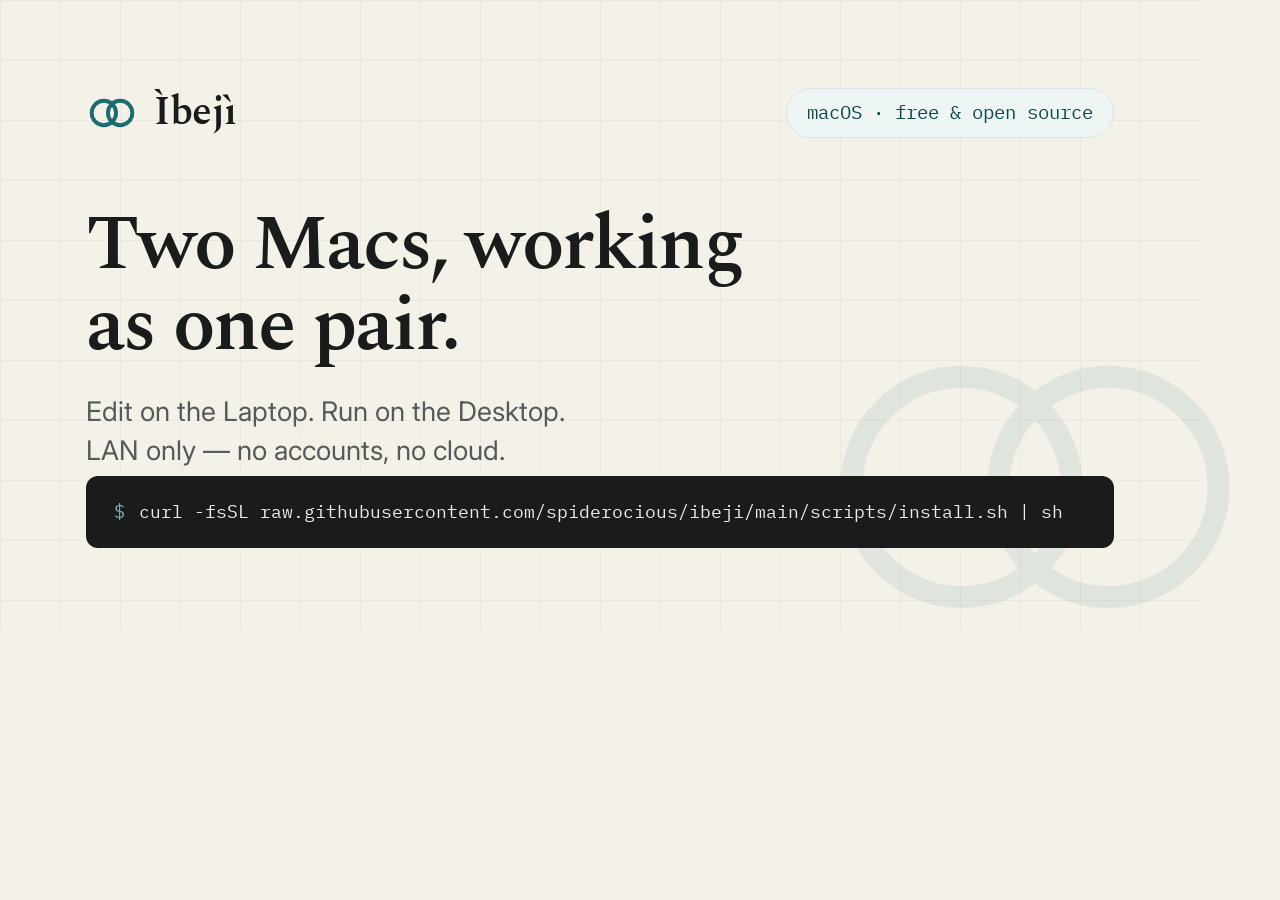
<file: tools/og-card.html>
<!doctype html>
<!--
  The source for og-card.png (1200x630), rendered once and committed.

  Kept in the repo rather than hand-drawn in an image editor so the card stays
  on the product's own tokens: if the design system moves, re-render rather
  than redraw. Render with tools/render-og.js.
-->
<html lang="en">
<head>
<meta charset="utf-8">
<link rel="stylesheet" href="../public/styles/_foundation.css">
<style>
  html, body { margin: 0; padding: 0; }
  body {
    width: 1200px; height: 630px;
    background: var(--paper-200);
    font-family: var(--font-chrome);
    color: var(--ink-900);
    position: relative;
    overflow: hidden;
  }

  /* A faint rule grid, like paper. */
  .grid {
    position: absolute; inset: 0;
    background-image:
      linear-gradient(var(--paper-400) 1px, transparent 1px),
      linear-gradient(90deg, var(--paper-400) 1px, transparent 1px);
    background-size: 60px 60px;
    opacity: .5;
  }

  .in {
    position: relative;
    padding: 82px 86px;
    height: 630px;
    box-sizing: border-box;
    display: flex; flex-direction: column;
  }

  .top { display: flex; align-items: center; gap: 16px; }

  .mark { width: 52px; height: 52px; color: var(--sea-600); }

  .name {
    font-family: var(--font-territory);
    font-size: 40px; font-weight: 600;
    letter-spacing: -.01em;
  }

  .badge {
    margin-left: auto;
    font-family: var(--font-record);
    font-size: 19px;
    color: var(--sea-800);
    background: var(--sea-50);
    border: 1px solid var(--sea-100);
    padding: 9px 20px; border-radius: 999px;
  }

  h1 {
    font-family: var(--font-territory);
    font-size: 78px;
    line-height: 1.04;
    letter-spacing: -.026em;
    font-weight: 600;
    margin: 60px 0 0;
    max-width: 16ch;
  }

  p.sub {
    font-size: 27px;
    line-height: 1.45;
    color: var(--ink-600);
    margin: 26px 0 0;
    max-width: 30ch;
  }

  .cmd {
    margin-top: auto;
    background: var(--ink-900);
    border-radius: 12px;
    padding: 22px 28px;
    font-family: var(--font-record);
    font-size: 18px;
    color: #E8EDEC;
    display: flex; align-items: center; gap: 14px;
    white-space: nowrap;
    overflow: hidden;
  }
  .cmd .p { color: var(--sea-300); }

  /* The pair, drawn large and quiet in the corner. */
  .pair {
    position: absolute;
    right: -70px; bottom: -92px;
    width: 470px; height: 470px;
    color: var(--sea-600);
    opacity: .085;
  }
</style>
</head>
<body>
  <div class="grid"></div>

  <svg class="pair" viewBox="0 0 32 32" aria-hidden="true">
    <circle cx="11" cy="16" r="7.5" fill="none" stroke="currentColor" stroke-width="1.5"/>
    <circle cx="21" cy="16" r="7.5" fill="none" stroke="currentColor" stroke-width="1.5"/>
  </svg>

  <div class="in">
    <div class="top">
      <svg class="mark" viewBox="0 0 32 32" aria-hidden="true">
        <circle cx="11" cy="16" r="7.5" fill="none" stroke="currentColor" stroke-width="2.4"/>
        <circle cx="21" cy="16" r="7.5" fill="none" stroke="currentColor" stroke-width="2.4"/>
      </svg>
      <span class="name">Ìbejì</span>
      <span class="badge">macOS · free &amp; open source</span>
    </div>

    <h1>Two Macs, working as one pair.</h1>

    <p class="sub">
      Edit on the Laptop. Run on the Desktop. LAN only — no accounts, no cloud.
    </p>

    <div class="cmd">
      <span class="p">$</span>
      <span>curl -fsSL raw.githubusercontent.com/spiderocious/ibeji/main/scripts/install.sh | sh</span>
    </div>
  </div>
</body>
</html>
</file>
<file: public/styles/_components.css>
/* VENDORED from design-system/projects/ibeji/preview/_components.css
   Do not edit here. Change it upstream, then re-run
   app/scripts/sync-design-system.sh
   Synced: 2026-11-03T11:09:31Z */
/* ============================================================================
   ÌBEJÌ — the component stylesheet
   Every component in the system is defined ONCE, here. A Button inside the
   modal specimen is byte-identical to the Button on its own page, because
   both render the same class.

   Above ~30 specimen files this file is what makes them a SYSTEM rather than
   N diverging drawings.

   CLASS PREFIXES (checked against _specimen.css by lint.py):
     btn- seg- lnk-      actions
     fld- chk- swt- rdo- inputs
     dev- prt- spc- run- domain rows
     sl-  bdg- tg-      status marks
     cd-  lst- tile-    structure
     ovl- mdl- sht- pop- tst-  overlays
     sk-  lk-  es-      states
   ============================================================================ */

/* ============================================================================
   ACTIONS
   Variant × independent modifiers. Three variants, two booleans — never the
   cross product spelled out by hand.
   ============================================================================ */
.btn {
  display: inline-flex; align-items: center; justify-content: center; gap: 7px;
  font-family: var(--font-chrome); font-weight: 600; font-size: var(--t-body-sm);
  height: var(--ctl-h-md); padding: 0 var(--s-5); border-radius: var(--r-md);
  border: 1px solid transparent; cursor: pointer; white-space: nowrap;
  text-decoration: none; position: relative;
  transition: background var(--d-fast) var(--ease-standard),
              border-color var(--d-fast) var(--ease-standard),
              color var(--d-fast) var(--ease-standard);
}
.btn:active:not(:disabled):not(.is-loading) { transform: translateY(.5px); }

/* --- variants --- */
.btn-primary   { background: var(--act-default); color: var(--text-on-accent); border-color: var(--sea-700); }
.btn-primary:hover:not(:disabled)   { background: var(--act-hover); }
.btn-primary:active:not(:disabled)  { background: var(--act-pressed); }

.btn-secondary { background: var(--sea-50); color: var(--sea-900); border-color: var(--sea-200); }
.btn-secondary:hover:not(:disabled) { background: var(--sea-100); }
.btn-secondary:active:not(:disabled){ background: var(--sea-200); }

.btn-tertiary  { background: transparent; color: var(--ink-700); border-color: transparent; }
.btn-tertiary:hover:not(:disabled)  { background: var(--surface-inset); }
.btn-tertiary:active:not(:disabled) { background: var(--paper-400); }

/* --- modifier: destructive. Ghost by default so oxblood never competes
       with oceanic for the eye. Fills only on hover. --- */
.btn.is-destructive {
  background: transparent; color: var(--irreversible); border-color: var(--irreversible-edge);
}
.btn.is-destructive:hover:not(:disabled) { background: var(--irreversible-soft); border-color: var(--blood-600); }
.btn.is-destructive:active:not(:disabled){ background: var(--blood-200); }
.btn-primary.is-destructive {
  background: var(--irreversible); color: var(--text-on-accent); border-color: var(--blood-700);
}
.btn-primary.is-destructive:hover:not(:disabled) { background: var(--blood-700); }

/* --- modifier: onDark --- */
.btn.is-on-dark.btn-tertiary  { color: var(--paper-200); }
.btn.is-on-dark.btn-tertiary:hover:not(:disabled) { background: rgba(255,255,255,.10); }
.btn.is-on-dark.btn-secondary { background: rgba(255,255,255,.10); color: var(--paper-100); border-color: rgba(255,255,255,.22); }
.btn.is-on-dark.btn-secondary:hover:not(:disabled) { background: rgba(255,255,255,.17); }

/* --- sizes --- */
.btn-sm { height: var(--ctl-h-sm); padding: 0 var(--s-3); font-size: var(--t-micro); border-radius: var(--r-sm); }
.btn-lg { height: var(--ctl-h-lg); padding: 0 var(--s-6); font-size: var(--t-body); }
.btn-full { width: 100%; }

/* --- states --- */
.btn:disabled, .btn.is-disabled {
  background: var(--paper-300); color: var(--text-disabled);
  border-color: var(--edge-hair-soft); cursor: not-allowed; pointer-events: none;
}
.btn.is-loading { color: transparent; pointer-events: none; }
.btn.is-loading::after {
  content: ""; position: absolute; width: 13px; height: 13px; border-radius: 50%;
  border: 2px solid currentColor; border-top-color: transparent;
  animation: ib-spin .68s linear infinite;
  color: var(--text-on-accent);
}
.btn-secondary.is-loading::after, .btn-tertiary.is-loading::after { color: var(--sea-600); }

/* locked — a policy, not a failure. Dimmed but readable, explains itself. */
.btn.is-locked {
  background: var(--paper-300); color: var(--ink-400);
  border-color: var(--edge-hair-soft); cursor: not-allowed;
}
.btn.is-locked:active { transform: none; }

@keyframes ib-spin { to { transform: rotate(360deg); } }

/* --- icon button --- */
.btn-icon {
  display: inline-flex; align-items: center; justify-content: center;
  width: var(--ctl-h-md); height: var(--ctl-h-md); padding: 0;
  border-radius: var(--r-md); border: 1px solid transparent;
  background: transparent; color: var(--ink-600); cursor: pointer; position: relative;
  transition: background var(--d-fast) var(--ease-standard), color var(--d-fast) var(--ease-standard);
}
.btn-icon:hover:not(:disabled) { background: var(--surface-inset); color: var(--ink-900); }
.btn-icon:active:not(:disabled){ background: var(--paper-400); }
.btn-icon-xs { width: 22px; height: 22px; border-radius: var(--r-xs); }
.btn-icon-sm { width: var(--ctl-h-sm); height: var(--ctl-h-sm); border-radius: var(--r-sm); }
.btn-icon-lg { width: var(--ctl-h-lg); height: var(--ctl-h-lg); }
.btn-icon:disabled, .btn-icon.is-disabled { color: var(--text-disabled); cursor: not-allowed; pointer-events: none; }
.btn-icon.is-destructive { color: var(--irreversible); }
.btn-icon.is-destructive:hover:not(:disabled) { background: var(--irreversible-soft); }
.btn-icon-badge {
  position: absolute; top: -2px; right: -2px; min-width: 15px; height: 15px;
  padding: 0 4px; border-radius: var(--r-pill); background: var(--attention);
  color: #fff; font-family: var(--font-record); font-size: 9px; font-weight: 600;
  display: flex; align-items: center; justify-content: center;
  border: 1.5px solid var(--surface-sheet);
}

/* --- pill button --- */
.btn-pill { border-radius: var(--r-pill); padding: 0 var(--s-6); }

/* --- button group --- */
.btn-group { display: inline-flex; }
.btn-group .btn { border-radius: 0; margin-left: -1px; }
.btn-group .btn:first-child { border-radius: var(--r-md) 0 0 var(--r-md); margin-left: 0; }
.btn-group .btn:last-child  { border-radius: 0 var(--r-md) var(--r-md) 0; }
.btn-group.is-vertical { flex-direction: column; }
.btn-group.is-vertical .btn { margin-left: 0; margin-top: -1px; }
.btn-group.is-vertical .btn:first-child { border-radius: var(--r-md) var(--r-md) 0 0; margin-top: 0; }
.btn-group.is-vertical .btn:last-child  { border-radius: 0 0 var(--r-md) var(--r-md); }

/* --- filter chip --- */
.btn-filter {
  display: inline-flex; align-items: center; gap: 6px; height: var(--ctl-h-sm);
  padding: 0 var(--s-3); border-radius: var(--r-pill);
  border: 1px solid var(--edge-hair); background: var(--surface-sheet);
  font-family: var(--font-chrome); font-size: var(--t-micro); font-weight: 500;
  color: var(--ink-700); cursor: pointer;
  transition: background var(--d-fast) var(--ease-standard), border-color var(--d-fast) var(--ease-standard);
}
.btn-filter:hover { background: var(--surface-inset); }
.btn-filter.is-active { background: var(--sea-50); border-color: var(--sea-300); color: var(--sea-900); }
.btn-filter .cnt {
  font-family: var(--font-record); font-size: 9.5px; padding: 1px 5px;
  border-radius: var(--r-pill); background: var(--sea-600); color: #fff;
}
.btn-filter:disabled, .btn-filter.is-disabled { color: var(--text-disabled); cursor: not-allowed; background: var(--paper-300); }

/* --- segmented control --- */
.seg {
  display: inline-flex; padding: 2px; background: var(--surface-inset);
  border-radius: var(--r-md); border: 1px solid var(--edge-hair-soft); position: relative;
}
.seg-item {
  display: inline-flex; align-items: center; justify-content: center; gap: 6px;
  height: 28px; padding: 0 var(--s-4); border: 0; background: transparent;
  font-family: var(--font-chrome); font-size: var(--t-micro); font-weight: 500;
  color: var(--ink-600); cursor: pointer; border-radius: var(--r-sm); white-space: nowrap;
  transition: color var(--d-fast) var(--ease-standard), background var(--d-fast) var(--ease-standard);
}
.seg-item:hover:not(.is-active):not(:disabled) { color: var(--ink-900); }
.seg-item.is-active { background: var(--surface-sheet); color: var(--ink-900); font-weight: 600; box-shadow: 0 1px 2px rgba(26,28,27,.07); }
.seg-item:disabled, .seg-item.is-disabled { color: var(--text-disabled); cursor: not-allowed; }

/* --- links --- */
.lnk {
  color: var(--text-link); text-decoration: none;
  border-bottom: 1px solid var(--sea-200); transition: border-color var(--d-fast);
}
.lnk:hover { border-bottom-color: var(--sea-600); }
.lnk-action {
  background: none; border: 0; padding: 0; cursor: pointer;
  font-family: var(--font-chrome); font-size: inherit; color: var(--text-link);
  border-bottom: 1px solid var(--sea-200);
}
.lnk-action:hover { border-bottom-color: var(--sea-600); }
.lnk-action:disabled { color: var(--text-disabled); border-bottom-color: transparent; cursor: not-allowed; }
.lnk-menu {
  display: inline-flex; align-items: center; gap: 5px; background: none; border: 0;
  padding: 0; cursor: pointer; color: var(--text-link); font-family: var(--font-chrome); font-size: inherit;
}
.lnk-menu .crt { transition: transform var(--d-fast) var(--ease-standard); }
.lnk-menu.is-open .crt { transform: rotate(180deg); }

/* ============================================================================
   INPUTS
   disabled / readOnly / error are THREE INDEPENDENT BOOLEANS. They combine.
   ============================================================================ */
.fld-wrap { display: flex; flex-direction: column; gap: 5px; }
.fld-label {
  font-family: var(--font-territory); font-weight: 500; font-size: var(--t-body-sm);
  color: var(--ink-700);
}
.fld-label .req { color: var(--irreversible); margin-left: 2px; }
.fld-hint { font-size: var(--t-micro); color: var(--text-tertiary); line-height: var(--lh-normal); }
.fld-err {
  font-size: var(--t-micro); color: var(--irreversible); line-height: var(--lh-normal);
  display: flex; align-items: flex-start; gap: 5px;
}

.fld {
  height: var(--ctl-h-md); width: 100%;
  border: 1px solid var(--edge-tinted); border-radius: var(--r-md);
  background: var(--surface-tinted); padding: 0 var(--s-3);
  font-family: var(--font-chrome); font-size: var(--t-body); color: var(--text-primary);
  transition: border-color var(--d-fast) var(--ease-standard), background var(--d-fast) var(--ease-standard);
}
.fld::placeholder { color: var(--text-tertiary); }
.fld:hover:not(:disabled):not([readonly]) { border-color: var(--sea-200); }
.fld:focus {
  outline: none; border-color: var(--sea-600); background: var(--surface-sheet);
  box-shadow: 0 0 0 3px rgba(27,107,114,.10);
}
/* record-type fields carry mono — an address IS a record */
.fld.is-record { font-family: var(--font-record); font-size: var(--t-record); letter-spacing: var(--track-record); }

/* the triad — each independent, all combinable */
.fld:disabled, .fld.is-disabled {
  background: var(--paper-300); border-color: var(--edge-hair-soft);
  color: var(--text-disabled); cursor: not-allowed;
}
.fld[readonly], .fld.is-readonly {
  background: var(--surface-canvas-sunken); border-color: var(--edge-hair-soft);
  color: var(--text-primary);           /* FULL ink — it is real and current */
  cursor: default;
}
.fld.is-error { border-color: var(--irreversible); background: var(--irreversible-soft); }
.fld.is-error:focus { box-shadow: 0 0 0 3px rgba(138,37,35,.11); }
/* readOnly + error combine — normal in a review flow */
.fld.is-readonly.is-error { background: var(--irreversible-soft); border-color: var(--blood-300); }

.fld-textarea { height: auto; min-height: 84px; padding: var(--s-3); line-height: var(--lh-normal); resize: vertical; }

/* affix wrapper */
.fld-affix { position: relative; display: flex; align-items: center; }
.fld-affix .fld { padding-left: 34px; }
.fld-affix .afx {
  position: absolute; left: 11px; display: flex; align-items: center;
  color: var(--text-tertiary); pointer-events: none;
}
.fld-affix .afx-r { left: auto; right: 11px; pointer-events: auto; }
.fld-affix.has-r .fld { padding-right: 34px; padding-left: var(--s-3); }

/* --- checkbox / radio / switch --- */
.chk, .rdo {
  appearance: none; width: 17px; height: 17px; flex-shrink: 0; margin: 0;
  border: 1px solid var(--sea-300); background: var(--surface-sheet);
  cursor: pointer; position: relative;
  transition: background var(--d-fast) var(--ease-standard), border-color var(--d-fast) var(--ease-standard);
}
.chk { border-radius: var(--r-xs); }
.rdo { border-radius: 50%; }
.chk:checked, .rdo:checked { background: var(--sea-600); border-color: var(--sea-700); }
.chk:checked::after {
  content: ""; position: absolute; left: 5px; top: 1.5px; width: 4px; height: 9px;
  border: solid #fff; border-width: 0 2px 2px 0; transform: rotate(42deg);
}
.chk:indeterminate { background: var(--sea-600); border-color: var(--sea-700); }
.chk:indeterminate::after {
  content: ""; position: absolute; left: 3px; top: 7px; width: 9px; height: 2px; background: #fff;
}
.rdo:checked::after {
  content: ""; position: absolute; left: 4px; top: 4px; width: 7px; height: 7px;
  border-radius: 50%; background: #fff;
}
.chk:disabled, .rdo:disabled { background: var(--paper-300); border-color: var(--edge-hair-soft); cursor: not-allowed; }
.chk:disabled:checked, .rdo:disabled:checked { background: var(--ink-200); border-color: var(--ink-200); }
.chk.is-error, .rdo.is-error { border-color: var(--irreversible); }
.chk.is-readonly, .rdo.is-readonly { cursor: default; border-color: var(--edge-hair); }

.chk-row { display: flex; align-items: flex-start; gap: 9px; }
.chk-row .tx { font-size: var(--t-body-sm); line-height: 1.45; }
.chk-row .tx .sub-l { font-size: var(--t-micro); color: var(--text-tertiary); display: block; margin-top: 2px; }

.swt {
  appearance: none; width: 34px; height: 19px; border-radius: var(--r-pill);
  background: var(--ink-200); border: 0; cursor: pointer; position: relative; flex-shrink: 0;
  transition: background var(--d-base) var(--ease-standard);
}
.swt::after {
  content: ""; position: absolute; top: 2px; left: 2px; width: 15px; height: 15px;
  border-radius: 50%; background: #fff;
  transition: transform var(--d-base) var(--ease-standard);
}
.swt:checked { background: var(--sea-600); }
.swt:checked::after { transform: translateX(15px); }
.swt:disabled { background: var(--paper-400); cursor: not-allowed; }
.swt:disabled:checked { background: var(--ink-200); }

/* ============================================================================
   STATUS MARKS — the semantic quartet applied.
   A component asks for a type; it never mixes its own tint.
   ============================================================================ */
.sl {
  display: inline-flex; align-items: center; gap: 5px;
  font-family: var(--font-record); font-size: var(--t-overline);
  letter-spacing: .1em; text-transform: uppercase;
  padding: 3px 9px; border-radius: var(--r-pill); white-space: nowrap;
}
.sl .dot { width: 5px; height: 5px; border-radius: 50%; background: currentColor; flex-shrink: 0; }

.sl-live        { color: var(--live-on);          background: var(--live-soft);          border: 1px solid var(--live-edge); }
.sl-attention   { color: var(--attention-on);     background: var(--attention-soft);     border: 1px solid var(--attention-edge); }
.sl-irreversible{ color: var(--irreversible-on);  background: var(--irreversible-soft);  border: 1px solid var(--irreversible-edge); }
.sl-converged   { color: var(--converged-on);     background: var(--converged-soft);     border: 1px solid var(--converged-edge); }
.sl-provenance  { color: var(--provenance-on);    background: var(--provenance-soft);    border: 1px solid var(--provenance-edge); }
.sl-unreachable { color: var(--unreachable-on);   background: var(--unreachable-soft);   border: 1px solid var(--unreachable-edge); }

/* the daemon's pulse — the ONE ambient loop in the system */
.sl-live .dot, .dot-pulse { animation: ib-breathe var(--pulse-period) var(--ease-standard) infinite; }
@keyframes ib-breathe { 0%,100% { opacity: 1; } 50% { opacity: .3; } }

.sl-sm { padding: 2px 7px; font-size: 9px; }

/* --- badge --- */
.bdg {
  display: inline-flex; align-items: center; gap: 4px;
  font-family: var(--font-chrome); font-size: var(--t-overline); font-weight: 600;
  letter-spacing: .06em; text-transform: uppercase;
  padding: 2px 7px; border-radius: var(--r-sm); white-space: nowrap;
}
.bdg-live         { color: var(--live-on);         background: var(--live-soft); }
.bdg-attention    { color: var(--attention-on);    background: var(--attention-soft); }
.bdg-irreversible { color: var(--irreversible-on); background: var(--irreversible-soft); }
.bdg-converged    { color: var(--converged-on);    background: var(--converged-soft); }
.bdg-provenance   { color: var(--provenance-on);   background: var(--provenance-soft); }
.bdg-neutral      { color: var(--ink-600);         background: var(--paper-300); }

/* --- tag: labels content, not status. Wider vocabulary, quieter. --- */
.tg {
  display: inline-flex; align-items: center; gap: 5px;
  font-family: var(--font-chrome); font-size: var(--t-micro);
  padding: 2px 9px; border-radius: var(--r-pill);
  background: var(--surface-inset); color: var(--ink-700); border: 1px solid var(--edge-hair-soft);
}
.tg .x { cursor: pointer; color: var(--text-tertiary); display: flex; }
.tg .x:hover { color: var(--ink-900); }
.tg-record { font-family: var(--font-record); font-size: var(--t-record-xs); }

/* --- the permission mode chip. Bypass carries real weight. --- */
.mode {
  display: inline-flex; align-items: center; gap: 4px;
  font-family: var(--font-record); font-size: 9.5px; letter-spacing: .08em;
  padding: 2px 8px; border-radius: var(--r-pill);
  border: 1px solid var(--edge-hair); color: var(--ink-600); background: var(--surface-sheet);
}
.mode-bypass {
  color: var(--irreversible); border-color: var(--irreversible-edge); background: var(--irreversible-soft);
}

/* ============================================================================
   DOMAIN ROWS — purpose-built shapes, never one generic ListItem
   ============================================================================ */

/* --- the device row. The product's most-read object. --- */
.dev-row {
  display: flex; align-items: center; gap: var(--s-3);
  padding: 13px 15px; border-bottom: 1px solid var(--edge-tinted);
}
.dev-row:last-child { border-bottom: 0; }
.dev-row.is-interactive { cursor: pointer; transition: background var(--d-fast); }
.dev-row.is-interactive:hover { background: var(--sea-50); }
.dev-mark { width: 26px; height: 26px; flex-shrink: 0; color: var(--sea-600); }
.dev-mark.is-off { color: var(--ink-300); }
.dev-id { min-width: 0; flex: 1; }
.dev-name {
  font-family: var(--font-territory); font-weight: 600; font-size: 15px;
  color: var(--text-primary); line-height: 1.25;
}
/* the ADDRESS is required — the PRD says IPs are never hidden */
.dev-addr {
  font-family: var(--font-record); font-size: var(--t-record-sm);
  color: var(--text-secondary); letter-spacing: var(--track-record);
}
.dev-meta { display: flex; flex-direction: column; align-items: flex-end; gap: 5px; }
.dev-row.is-stale .dev-name, .dev-row.is-stale .dev-addr { opacity: .62; }

/* --- the port row. The differentiator's row. --- */
.prt-row {
  display: flex; align-items: center; gap: var(--s-3);
  padding: 11px 14px; border-bottom: 1px solid var(--edge-tinted);
}
.prt-row:last-child { border-bottom: 0; }
.prt-num {
  font-family: var(--font-record); font-weight: 600; font-size: var(--t-figure-sm);
  color: var(--text-primary); font-variant-numeric: tabular-nums;
  letter-spacing: var(--track-record); min-width: 62px;
}
.prt-svc { font-family: var(--font-territory); font-size: var(--t-body); color: var(--ink-700); }
.prt-proc { font-family: var(--font-record); font-size: var(--t-record-xs); color: var(--text-tertiary); }
.prt-route {
  font-family: var(--font-record); font-size: var(--t-record-sm);
  color: var(--sea-600); letter-spacing: var(--track-record);
}
.prt-row.is-remapped .prt-route { color: var(--attention); }

/* --- the space row --- */
.spc-row {
  display: flex; align-items: center; gap: var(--s-3);
  padding: 13px 15px; border-bottom: 1px solid var(--edge-tinted);
}
.spc-row:last-child { border-bottom: 0; }
.spc-id { min-width: 0; flex: 1; }
.spc-name { font-family: var(--font-territory); font-weight: 600; font-size: 15px; color: var(--text-primary); }
.spc-path {
  font-family: var(--font-record); font-size: var(--t-record-xs);
  color: var(--text-tertiary); letter-spacing: var(--track-record);
}
.spc-role {
  font-family: var(--font-chrome); font-size: var(--t-overline); font-weight: 600;
  letter-spacing: .08em; text-transform: uppercase; color: var(--text-tertiary);
}

/* --- the activity / log row. RECORD: ruled, mono, no ornament. --- */
.run-row {
  display: flex; align-items: flex-start; gap: var(--s-3);
  padding: 9px 14px; border-bottom: 1px solid var(--edge-hair-soft);
  font-family: var(--font-record); font-size: var(--t-record-sm);
}
.run-row:last-child { border-bottom: 0; }
.run-ts { color: var(--text-tertiary); white-space: nowrap; font-size: var(--t-record-xs); }
.run-dev { color: var(--sea-700); white-space: nowrap; }
.run-body { flex: 1; min-width: 0; color: var(--ink-700); word-break: break-word; }
.run-row.is-declined .run-body { color: var(--irreversible); }
.run-row.is-bypassed .run-body { color: var(--attention-on); }
.run-row.is-agent .run-dev { color: var(--provenance); }

/* ============================================================================
   STRUCTURE
   ============================================================================ */
.cd {
  background: var(--surface-sheet); border: 1px solid var(--edge-tinted);
  border-radius: var(--r-md); overflow: hidden;
}
.cd-territory { border-color: var(--edge-tinted); }
.cd-record    { border-color: var(--edge-hair); }
.cd-head {
  display: flex; align-items: center; gap: 9px; padding: 11px 15px;
  border-bottom: 1px solid var(--edge-tinted); background: var(--sea-50);
}
.cd-record .cd-head { background: var(--surface-canvas-sunken); border-bottom-color: var(--edge-hair); }
.cd-title {
  font-family: var(--font-territory); font-weight: 600; font-size: var(--t-h3);
  color: var(--sea-900);
}
.cd-record .cd-title {
  font-family: var(--font-record); font-size: var(--t-overline);
  letter-spacing: var(--track-overline); text-transform: uppercase; color: var(--text-secondary);
}
.cd-count { margin-left: auto; font-family: var(--font-record); font-size: var(--t-record-xs); color: var(--text-tertiary); }
.cd-body { padding: 15px; }
.cd-body.flush { padding: 0; }
.cd-foot {
  padding: 10px 15px; border-top: 1px solid var(--edge-hair-soft);
  background: var(--surface-canvas-sunken); display: flex; align-items: center; gap: 9px;
}

/* --- the legend: the daemon made visible. Permanent furniture. --- */
.legend {
  display: flex; align-items: center; gap: 13px; flex-wrap: wrap;
  padding: 9px 14px; border-top: 1px solid var(--edge-hair-soft);
  font-family: var(--font-record); font-size: var(--t-record-xs);
  color: var(--text-tertiary); letter-spacing: .04em;
}
.legend-item { display: flex; align-items: center; gap: 5px; }
.legend-sw { width: 9px; height: 9px; border-radius: 50%; flex-shrink: 0; }
.legend-daemon { margin-left: auto; display: flex; align-items: center; gap: 6px; }

.lst { display: flex; flex-direction: column; }
.lst-div > * + * { border-top: 1px solid var(--edge-hair-soft); }

.tile {
  display: flex; flex-direction: column; gap: 7px; padding: var(--s-4);
  background: var(--surface-sheet); border: 1px solid var(--edge-tinted);
  border-radius: var(--r-md); cursor: pointer;
  transition: border-color var(--d-fast), background var(--d-fast);
}
.tile:hover { border-color: var(--sea-300); background: var(--sea-50); }
.tile.is-selected { border-color: var(--sea-600); background: var(--sea-50); }
.tile-label { font-family: var(--font-territory); font-weight: 600; font-size: var(--t-body); }
.tile-sub { font-size: var(--t-micro); color: var(--text-tertiary); }

.divider { height: 1px; background: var(--edge-hair-soft); border: 0; margin: 0; }
.divider-v { width: 1px; align-self: stretch; background: var(--edge-hair-soft); }
.divider-labeled { display: flex; align-items: center; gap: 11px; }
.divider-labeled::before, .divider-labeled::after { content: ""; height: 1px; background: var(--edge-hair-soft); flex: 1; }
.divider-labeled span {
  font-family: var(--font-record); font-size: var(--t-overline);
  letter-spacing: var(--track-overline); text-transform: uppercase; color: var(--text-tertiary);
}

/* ============================================================================
   OVERLAYS — one contract, differing only in anchor + viewport coverage
   ============================================================================ */
.ovl-scrim { position: absolute; inset: 0; background: var(--surface-scrim); z-index: var(--z-overlay); }
.mdl {
  background: var(--surface-sheet); border-radius: var(--r-lg);
  box-shadow: var(--shadow-modal); max-width: 460px; width: 100%;
  overflow: hidden; position: relative; z-index: var(--z-modal);
}
.mdl-head { padding: 18px 20px 0; }
.mdl-title { font-family: var(--font-territory); font-weight: 600; font-size: var(--t-h1); line-height: var(--lh-tight); margin: 0 0 6px; }
.mdl-sub { font-size: var(--t-body-sm); color: var(--text-secondary); margin: 0; line-height: var(--lh-normal); }
.mdl-body { padding: 16px 20px; }
.mdl-body p { margin: 0 0 11px; font-size: var(--t-body-sm); line-height: var(--lh-prose); color: var(--ink-700); }
.mdl-body p:last-child { margin-bottom: 0; }
.mdl-foot {
  display: flex; align-items: center; gap: 9px; padding: 14px 20px;
  border-top: 1px solid var(--edge-hair-soft); background: var(--surface-canvas-sunken);
}
.mdl-foot .gravity {
  font-family: var(--font-record); font-size: var(--t-record-xs);
  color: var(--text-tertiary); letter-spacing: .05em; margin-right: auto;
}
/* the CRITICAL modal — oxblood top rule, never a fill */
.mdl.is-critical { border-top: 3px solid var(--irreversible); }
.mdl.is-critical .mdl-title { color: var(--blood-900); }
.mdl.is-critical .mdl-foot .gravity { color: var(--irreversible); }

.sht {
  background: var(--surface-sheet); border-radius: var(--r-lg) var(--r-lg) 0 0;
  box-shadow: var(--shadow-modal); width: 100%; overflow: hidden;
  position: relative; z-index: var(--z-modal);
}
.sht-grip { width: 34px; height: 4px; border-radius: var(--r-pill); background: var(--paper-500); margin: 9px auto; }

.pop {
  background: var(--surface-sheet); border-radius: var(--r-md);
  box-shadow: var(--shadow-popover); padding: var(--s-3);
  position: relative; z-index: var(--z-popover); min-width: 190px;
}
.tip {
  background: var(--surface-inverse); color: var(--paper-100);
  border-radius: var(--r-sm); padding: 6px 9px; font-size: var(--t-micro);
  max-width: 250px; line-height: var(--lh-normal); position: relative; z-index: var(--z-popover);
}
.tst {
  display: flex; align-items: flex-start; gap: 10px;
  background: var(--surface-sheet); border-radius: var(--r-md);
  box-shadow: var(--shadow-toast); padding: 12px 14px; min-width: 260px; max-width: 380px;
  border-left: 3px solid var(--sea-600); position: relative; z-index: var(--z-toast);
}
.tst-attention    { border-left-color: var(--attention); }
.tst-irreversible { border-left-color: var(--irreversible); }
.tst-converged    { border-left-color: var(--converged); }
.tst-provenance   { border-left-color: var(--provenance); }
.tst-body { flex: 1; min-width: 0; }
.tst-title { font-size: var(--t-body-sm); font-weight: 600; margin-bottom: 2px; }
.tst-msg { font-size: var(--t-micro); color: var(--text-secondary); line-height: var(--lh-normal); }

/* --- notification surfaces, one vocabulary --- */
.callout {
  display: flex; align-items: flex-start; gap: 10px; padding: 12px 14px;
  border-radius: var(--r-md); border: 1px solid; font-size: var(--t-body-sm); line-height: var(--lh-normal);
}
.callout-live         { background: var(--live-soft);          border-color: var(--live-edge);          color: var(--live-on); }
.callout-attention    { background: var(--attention-soft);     border-color: var(--attention-edge);     color: var(--attention-on); }
.callout-irreversible { background: var(--irreversible-soft);  border-color: var(--irreversible-edge);  color: var(--irreversible-on); }
.callout-converged    { background: var(--converged-soft);     border-color: var(--converged-edge);     color: var(--converged-on); }
.callout-provenance   { background: var(--provenance-soft);    border-color: var(--provenance-edge);    color: var(--provenance-on); }
.callout .ic { flex-shrink: 0; margin-top: 1px; }
.callout-body { flex: 1; min-width: 0; }
.callout-title { font-weight: 600; margin-bottom: 2px; }

.banner {
  display: flex; align-items: center; gap: 11px; padding: 10px 16px;
  font-size: var(--t-body-sm); border-bottom: 1px solid;
}
.banner-attention { background: var(--attention-soft); border-color: var(--attention-edge); color: var(--attention-on); }
.banner-live      { background: var(--live-soft);      border-color: var(--live-edge);      color: var(--live-on); }
/* the warm-error banner: thin, non-blocking, OVER real content */
.banner-stale { background: var(--attention-soft); border-color: var(--attention-edge); color: var(--attention-on); }

/* ============================================================================
   PROGRESS
   ============================================================================ */
.prg { height: 5px; border-radius: var(--r-pill); background: var(--paper-400); overflow: hidden; }
.prg-bar { height: 100%; background: var(--sea-600); border-radius: var(--r-pill); transition: width var(--d-base) var(--ease-standard); }
.prg-bar.is-attention { background: var(--attention); }
.prg-bar.is-irreversible { background: var(--irreversible); }
.prg-bar.is-converged { background: var(--converged); }
.prg-indeterminate .prg-bar { width: 34%; animation: ib-slide 1.25s var(--ease-standard) infinite; }
@keyframes ib-slide { 0% { margin-left: -34%; } 100% { margin-left: 100%; } }

.prg-ring { transform: rotate(-90deg); }
.prg-ring circle { fill: none; stroke-linecap: round; }
.prg-ring .trk { stroke: var(--paper-400); }
.prg-ring .val { stroke: var(--sea-600); transition: stroke-dashoffset var(--d-base) var(--ease-standard); }

/* ============================================================================
   STATES — skeleton, lock, empty, stale. Per-component, never generic.
   ============================================================================ */
.sk {
  background: var(--skeleton-base); border-radius: var(--r-xs);
  position: relative; overflow: hidden;
}
.sk::after {
  content: ""; position: absolute; inset: 0;
  background: linear-gradient(90deg, transparent, var(--skeleton-sweep), transparent);
  animation: ib-sweep 1.4s var(--ease-standard) infinite;
}
@keyframes ib-sweep { 0% { transform: translateX(-100%); } 100% { transform: translateX(100%); } }
@media (prefers-reduced-motion: reduce) { .sk::after { animation: none; opacity: .4; } }
.sk-line    { height: 10px; }
.sk-line-sm { height: 8px; }
.sk-line-lg { height: 14px; }
.sk-circle  { border-radius: 50%; }

/* lock — dimmed but READABLE, and it explains itself */
.lk { position: relative; border-radius: var(--r-md); }
.lk-dim { opacity: .5; pointer-events: none; }
.lk-blur { filter: blur(3.5px); pointer-events: none; user-select: none; }
.lk-why {
  display: flex; align-items: center; gap: 6px; margin-top: 7px;
  font-size: var(--t-micro); color: var(--attention-on);
}
.lk-mark {
  position: absolute; top: 50%; left: 50%; transform: translate(-50%,-50%);
  display: flex; align-items: center; justify-content: center;
  width: 26px; height: 26px; border-radius: 50%;
  background: var(--surface-sheet); color: var(--attention);
  box-shadow: 0 1px 4px rgba(26,28,27,.14);
}

.es { text-align: center; padding: var(--s-6) var(--s-4); }
.es-mark { color: var(--ink-300); margin-bottom: 9px; display: flex; justify-content: center; }
.es-title { font-family: var(--font-territory); font-weight: 600; font-size: var(--t-h3); margin-bottom: 4px; }
.es-msg { font-size: var(--t-micro); color: var(--text-secondary); line-height: var(--lh-normal); max-width: 42ch; margin: 0 auto 11px; }

.is-stale {
  font-family: var(--font-record); font-size: var(--t-record-xs);
  color: var(--attention-on); display: inline-flex; align-items: center; gap: 4px;
}
.is-dimmed { opacity: .62; }

/* ============================================================================
   TYPOGRAPHY PRIMITIVES
   ============================================================================ */
.h-display { font-family: var(--font-territory); font-weight: 600; font-size: var(--t-masthead); line-height: var(--lh-tight); letter-spacing: var(--track-masthead); }
.h-1 { font-family: var(--font-territory); font-weight: 600; font-size: var(--t-h1); line-height: var(--lh-tight); }
.h-2 { font-family: var(--font-chrome); font-weight: 600; font-size: var(--t-h2); }
.h-3 { font-family: var(--font-chrome); font-weight: 600; font-size: var(--t-h3); }
.tx-body { font-size: var(--t-body); line-height: var(--lh-normal); }
.tx-sm { font-size: var(--t-body-sm); line-height: var(--lh-normal); }
.tx-caption { font-size: var(--t-caption); color: var(--text-secondary); }
.tx-micro { font-size: var(--t-micro); color: var(--text-tertiary); }
.tx-overline {
  font-family: var(--font-record); font-size: var(--t-overline);
  letter-spacing: var(--track-overline); text-transform: uppercase; color: var(--text-tertiary);
}
.tx-strong { font-weight: 600; color: var(--text-primary); }
.tx-truncate { overflow: hidden; text-overflow: ellipsis; white-space: nowrap; }
.rec {
  font-family: var(--font-record); font-variant-numeric: tabular-nums;
  letter-spacing: var(--track-record); font-size: var(--t-record-sm);
}
.prose { font-family: var(--font-territory); font-size: var(--t-body); line-height: var(--lh-prose); max-width: var(--measure-prose); }

/* the figure scale — a port number, a byte count, a code */
.figure {
  font-family: var(--font-record); font-variant-numeric: tabular-nums;
  font-weight: 600; letter-spacing: var(--track-figure); color: var(--text-primary);
}
.figure-sm { font-size: var(--t-figure-sm); }
.figure-md { font-size: var(--t-figure); }
.figure-lg { font-size: var(--t-figure-lg); }
.figure-xl { font-size: var(--t-figure-xl); }

/* ============================================================================
   ICONOGRAPHY
   ============================================================================ */
.ic { display: inline-flex; align-items: center; justify-content: center; flex-shrink: 0; }
.ic svg { display: block; }
.ic-live { color: var(--live); }
.ic-attention { color: var(--attention); }
.ic-irreversible { color: var(--irreversible); }
.ic-muted { color: var(--text-tertiary); }
</file>
<file: public/styles/site.css>
/*
 * The landing page's own chrome.
 *
 * The app's two stylesheets are vendored beside this one and loaded first, so
 * every colour, typeface, easing and radius here is the product's own token —
 * nothing is redefined. What this file adds is page-scale layout the app never
 * needed: a wide hero, a sticky nav, section rhythm, and the demo.
 *
 * Light only, by instruction. There is no dark-mode block and there should not
 * be one.
 */

/* ---------------------------------------------------------------- reset -- */

*, *::before, *::after { box-sizing: border-box; }

html { scroll-behavior: smooth; }
@media (prefers-reduced-motion: reduce) {
  html { scroll-behavior: auto; }
}

body {
  margin: 0;
  background: var(--surface-canvas);
  color: var(--text-primary);
  font-family: var(--font-chrome);
  font-size: 16px;
  line-height: 1.6;
  -webkit-font-smoothing: antialiased;
}

img { max-width: 100%; display: block; }

a { color: var(--text-link); text-decoration-thickness: 1px; text-underline-offset: 2px; }
a:hover { color: var(--sea-700); }

:focus-visible {
  outline: 2px solid var(--edge-focus);
  outline-offset: 2px;
  border-radius: 3px;
}

.skip {
  position: absolute; left: -9999px;
  background: var(--sea-600); color: #fff;
  padding: 10px 16px; border-radius: 6px; z-index: 100;
}
.skip:focus { left: 16px; top: 16px; }

/* --------------------------------------------------------------- layout -- */

.wrap {
  width: 100%;
  max-width: 1080px;
  margin: 0 auto;
  padding: 0 24px;
}

section { padding: 96px 0; }
section + section { padding-top: 0; }

.sec-head { max-width: 680px; margin: 0 0 44px; }

.eyebrow {
  font-family: var(--font-record);
  font-size: var(--t-overline);
  letter-spacing: .14em;
  text-transform: uppercase;
  color: var(--text-tertiary);
  margin: 0 0 14px;
}

h1, h2, h3 { font-family: var(--font-territory); font-weight: 600; color: var(--text-primary); }

h2 {
  font-size: clamp(26px, 3.6vw, 36px);
  line-height: 1.18;
  letter-spacing: -.012em;
  margin: 0 0 14px;
}

h3 { font-size: 19px; line-height: 1.3; margin: 0 0 8px; }

.lede {
  font-size: 17px;
  line-height: 1.62;
  color: var(--text-secondary);
  margin: 0;
}

code, kbd, samp, .mono { font-family: var(--font-record); }

/* ------------------------------------------------------------------ nav -- */

.nav {
  position: sticky; top: 0; z-index: 40;
  background: rgba(244, 241, 233, .86);
  backdrop-filter: saturate(1.4) blur(10px);
  -webkit-backdrop-filter: saturate(1.4) blur(10px);
  border-bottom: 1px solid transparent;
  transition: border-color .25s var(--ease-standard), background .25s var(--ease-standard);
}
.nav.is-stuck { border-bottom-color: var(--edge-hair); }

.nav-in {
  display: flex; align-items: center; gap: 24px;
  height: 62px;
}

.brand {
  display: flex; align-items: center; gap: 10px;
  font-family: var(--font-territory);
  font-size: 19px; font-weight: 600;
  color: var(--text-primary); text-decoration: none;
  letter-spacing: -.01em;
}
.brand:hover { color: var(--text-primary); }

.brand-mark {
  width: 22px; height: 22px; flex: none;
  display: block;
}

.nav-links { display: flex; gap: 22px; margin-left: auto; align-items: center; }

.nav-links a {
  font-size: 14px; color: var(--text-secondary);
  text-decoration: none; font-weight: 500;
  transition: color .16s var(--ease-standard);
}
.nav-links a:hover { color: var(--text-primary); }

.nav-cta {
  font-family: var(--font-record) !important;
  font-size: 12.5px !important;
  background: var(--sea-600); color: #fff !important;
  padding: 8px 14px; border-radius: 7px;
  white-space: nowrap;
}
.nav-cta:hover { background: var(--sea-700); color: #fff !important; }

@media (max-width: 720px) {
  .nav-links .hide-sm { display: none; }
}

/* ----------------------------------------------------------------- hero -- */

.hero { padding: 72px 0 64px; text-align: center; }

.badge {
  display: inline-flex; align-items: center; gap: 8px;
  font-family: var(--font-record);
  font-size: var(--t-record-sm);
  color: var(--sea-800);
  background: var(--sea-50);
  border: 1px solid var(--sea-100);
  padding: 5px 12px; border-radius: 999px;
  margin-bottom: 24px;
}

.badge .dot {
  width: 6px; height: 6px; border-radius: 50%;
  background: var(--sea-600);
  animation: pulse var(--pulse-period) var(--ease-standard) infinite;
}

@keyframes pulse {
  0%, 100% { opacity: 1; transform: scale(1); }
  50%      { opacity: .45; transform: scale(.82); }
}

.hero h1 {
  font-size: clamp(38px, 6.4vw, 62px);
  line-height: 1.06;
  letter-spacing: -.025em;
  margin: 0 auto 20px;
  max-width: 15ch;
}

.hero .lede { max-width: 56ch; margin: 0 auto 32px; font-size: 18px; }

.hero-note {
  font-size: 13.5px; color: var(--text-tertiary);
  margin: 22px auto 0; max-width: 54ch;
}

/* --------------------------------------------------------- install line -- */

.install {
  display: flex; align-items: stretch;
  max-width: 640px; margin: 0 auto;
  background: var(--ink-900);
  border-radius: 10px;
  overflow: hidden;
  text-align: left;
  box-shadow: 0 1px 2px rgba(26,28,27,.14), 0 8px 24px -12px rgba(26,28,27,.4);
}

.install code {
  flex: 1 1 auto;
  padding: 15px 18px;
  font-size: 13px;
  color: #E8EDEC;
  overflow-x: auto;
  white-space: nowrap;
  display: flex; align-items: center;
  scrollbar-width: thin;
}
.install code .prompt { color: var(--sea-300); margin-right: 10px; user-select: none; }

.copy-btn {
  flex: none;
  border: 0; border-left: 1px solid rgba(255,255,255,.1);
  background: transparent; color: #AFBAB8;
  font-family: var(--font-chrome); font-size: 12.5px; font-weight: 600;
  padding: 0 18px; cursor: pointer;
  transition: background .16s var(--ease-standard), color .16s var(--ease-standard);
  min-width: 86px;
}
.copy-btn:hover { background: rgba(255,255,255,.08); color: #fff; }
.copy-btn.is-done { color: var(--sea-300); }

/* ------------------------------------------------------------- the shot -- */

.shot-frame {
  position: relative;
  border-radius: 12px;
  overflow: hidden;
  background: var(--surface-sheet);
  border: 1px solid var(--edge-hair);
  box-shadow: 0 1px 2px rgba(26,28,27,.05), 0 24px 60px -30px rgba(26,28,27,.45);
}

.shot-bar {
  display: flex; align-items: center; gap: 7px;
  padding: 11px 14px;
  background: var(--paper-300);
  border-bottom: 1px solid var(--edge-hair);
}
.shot-bar i {
  width: 11px; height: 11px; border-radius: 50%;
  background: var(--paper-600); display: block;
}
.shot-bar .ttl {
  margin-left: 10px;
  font-family: var(--font-record);
  font-size: var(--t-record-xs);
  color: var(--text-tertiary);
}

.shot-frame img { width: 100%; height: auto; display: block; }

.hero-shot { margin-top: 56px; }

/* Reveal on scroll. */
.rise {
  opacity: 0;
  transform: translateY(18px);
  transition: opacity .7s var(--ease-decelerate), transform .7s var(--ease-decelerate);
}
.rise.is-in { opacity: 1; transform: none; }

@media (prefers-reduced-motion: reduce) {
  .rise { opacity: 1; transform: none; transition: none; }
  .badge .dot { animation: none; }
}

/* --------------------------------------------------------------- strips -- */

.strip {
  display: grid;
  grid-template-columns: repeat(4, 1fr);
  gap: 1px;
  background: var(--edge-hair-soft);
  border: 1px solid var(--edge-hair-soft);
  border-radius: 10px;
  overflow: hidden;
}

.strip div {
  background: var(--surface-sheet);
  padding: 22px 20px;
}

.strip dt {
  font-family: var(--font-record);
  font-size: var(--t-overline);
  letter-spacing: .12em; text-transform: uppercase;
  color: var(--text-tertiary);
  margin-bottom: 8px;
}
.strip dd {
  margin: 0; font-size: 14px; line-height: 1.5;
  color: var(--text-secondary);
}
.strip dd b { color: var(--text-primary); font-weight: 600; }

@media (max-width: 760px) { .strip { grid-template-columns: repeat(2, 1fr); } }
@media (max-width: 420px) { .strip { grid-template-columns: 1fr; } }

/* ------------------------------------------------------------- features -- */

.feats { display: grid; grid-template-columns: repeat(3, 1fr); gap: 28px; }
@media (max-width: 900px) { .feats { grid-template-columns: repeat(2, 1fr); } }
@media (max-width: 600px) { .feats { grid-template-columns: 1fr; gap: 24px; } }

.feat {
  background: var(--surface-sheet);
  border: 1px solid var(--edge-hair);
  border-radius: 11px;
  padding: 26px 24px;
  transition: transform .3s var(--ease-standard), box-shadow .3s var(--ease-standard),
              border-color .3s var(--ease-standard);
}
.feat:hover {
  transform: translateY(-3px);
  border-color: var(--sea-200);
  box-shadow: 0 1px 2px rgba(26,28,27,.04), 0 16px 32px -20px rgba(26,28,27,.4);
}

.feat-ico {
  width: 34px; height: 34px; margin-bottom: 16px;
  color: var(--sea-600);
}
.feat-ico svg { width: 100%; height: 100%; display: block; }

.feat p { margin: 0; font-size: 14.5px; line-height: 1.6; color: var(--text-secondary); }

.feat code {
  font-size: 12.5px;
  background: var(--surface-inset);
  padding: 1px 5px; border-radius: 4px;
  color: var(--ink-800);
}

/* ----------------------------------------------------------- split rows -- */

.split {
  display: grid;
  grid-template-columns: 1fr 1.25fr;
  gap: 56px;
  align-items: center;
}
.split + .split { margin-top: 88px; }
.split.flip > *:first-child { order: 2; }

@media (max-width: 860px) {
  .split { grid-template-columns: 1fr; gap: 32px; }
  .split.flip > *:first-child { order: 0; }
  .split + .split { margin-top: 64px; }
}

.split p { color: var(--text-secondary); font-size: 15.5px; }

.ticks { list-style: none; padding: 0; margin: 18px 0 0; }
.ticks li {
  position: relative; padding-left: 26px; margin-bottom: 10px;
  font-size: 14.5px; color: var(--text-secondary);
}
.ticks li::before {
  content: ""; position: absolute; left: 0; top: 7px;
  width: 13px; height: 8px;
  border-left: 2px solid var(--sea-600);
  border-bottom: 2px solid var(--sea-600);
  transform: rotate(-45deg);
}

/* ----------------------------------------------------------------- demo -- */

.demo {
  background: var(--surface-sheet);
  border: 1px solid var(--edge-hair);
  border-radius: 14px;
  overflow: hidden;
}

.demo-grid {
  display: grid;
  grid-template-columns: 1fr 1fr;
  min-height: 420px;
}
@media (max-width: 860px) { .demo-grid { grid-template-columns: 1fr; } }

.demo-pane { padding: 26px; }
.demo-pane + .demo-pane {
  border-left: 1px solid var(--edge-hair);
}
@media (max-width: 860px) {
  .demo-pane + .demo-pane { border-left: 0; border-top: 1px solid var(--edge-hair); }
}

.demo-pane.is-machine { background: var(--paper-100); }

.pane-head {
  display: flex; align-items: center; justify-content: space-between;
  gap: 12px; margin-bottom: 18px;
  padding-bottom: 14px;
  border-bottom: 1px solid var(--edge-hair-soft);
}

.pane-name {
  font-family: var(--font-territory);
  font-size: 17px; font-weight: 600;
}
.pane-sub {
  font-family: var(--font-record);
  font-size: var(--t-record-xs);
  color: var(--text-tertiary);
}

.pill {
  font-family: var(--font-record);
  font-size: var(--t-record-xs);
  padding: 3px 9px; border-radius: 999px;
  border: 1px solid var(--live-edge);
  background: var(--live-soft);
  color: var(--live-on);
  display: inline-flex; align-items: center; gap: 6px;
  white-space: nowrap;
}
.pill .dot {
  width: 5px; height: 5px; border-radius: 50%; background: var(--sea-600);
  animation: pulse var(--pulse-period) var(--ease-standard) infinite;
}
@media (prefers-reduced-motion: reduce) { .pill .dot { animation: none; } }

/* The little file tree / action list inside the demo. */
.demo-actions { display: flex; flex-direction: column; gap: 9px; }

.act {
  display: flex; align-items: center; gap: 12px;
  width: 100%; text-align: left;
  background: var(--surface-sheet-raised);
  border: 1px solid var(--edge-hair);
  border-radius: 8px;
  padding: 12px 14px;
  font-family: var(--font-chrome);
  font-size: 13.5px; color: var(--text-primary);
  cursor: pointer;
  transition: border-color .18s var(--ease-standard), background .18s var(--ease-standard),
              transform .18s var(--ease-standard);
}
.act:hover { border-color: var(--sea-300); transform: translateX(2px); }
.act:disabled { opacity: .5; cursor: default; transform: none; }

.act .k {
  font-family: var(--font-record);
  font-size: var(--t-record-xs);
  color: var(--text-tertiary);
  margin-left: auto; white-space: nowrap;
}

.act-ico { width: 16px; height: 16px; color: var(--sea-600); flex: none; }

/* The log the demo writes into. */
.demo-log {
  font-family: var(--font-record);
  font-size: 12px;
  line-height: 1.75;
  background: var(--ink-900);
  color: #D7DEDC;
  border-radius: 9px;
  padding: 14px 16px;
  height: 232px;
  overflow-y: auto;
  margin: 0;
  white-space: pre-wrap;
  word-break: break-word;
}
.demo-log .ok   { color: var(--sea-300); }
.demo-log .warn { color: var(--ochre-300); }
.demo-log .dim  { color: #76817F; }

.demo-log .line {
  animation: logIn .32s var(--ease-decelerate) both;
}
@keyframes logIn {
  from { opacity: 0; transform: translateY(5px); }
  to   { opacity: 1; transform: none; }
}
@media (prefers-reduced-motion: reduce) {
  .demo-log .line { animation: none; }
}

/* Files list on the machine side. */
.files { display: flex; flex-direction: column; gap: 2px; margin-bottom: 18px; }

.file {
  display: flex; align-items: center; gap: 9px;
  font-family: var(--font-record);
  font-size: 12.5px;
  color: var(--text-secondary);
  padding: 5px 8px;
  border-radius: 5px;
}
.file.is-new {
  background: var(--sea-50);
  color: var(--sea-800);
  animation: fileIn .4s var(--ease-decelerate) both;
}
@keyframes fileIn {
  from { opacity: 0; transform: translateX(-6px); }
  to   { opacity: 1; transform: none; }
}
@media (prefers-reduced-motion: reduce) { .file.is-new { animation: none; } }

.file .sz { margin-left: auto; color: var(--text-tertiary); font-size: 11px; }

.demo-foot {
  border-top: 1px solid var(--edge-hair);
  background: var(--paper-300);
  padding: 13px 22px;
  font-size: 12.5px;
  color: var(--text-tertiary);
  display: flex; align-items: center; justify-content: space-between; gap: 16px;
  flex-wrap: wrap;
}

.reset-btn {
  background: none; border: 0; cursor: pointer;
  font-family: var(--font-chrome); font-size: 12.5px;
  color: var(--text-link); font-weight: 500;
  padding: 0;
}
.reset-btn:hover { color: var(--sea-700); text-decoration: underline; }

/* ------------------------------------------------------------- the prompt */

.prompt-box {
  background: var(--surface-sheet);
  border: 1px solid var(--edge-hair);
  border-radius: 11px;
  overflow: hidden;
}

.prompt-head {
  display: flex; align-items: center; justify-content: space-between;
  gap: 14px; flex-wrap: wrap;
  padding: 14px 20px;
  border-bottom: 1px solid var(--edge-hair);
  background: var(--paper-300);
}
.prompt-head span {
  font-family: var(--font-record);
  font-size: var(--t-record-sm);
  color: var(--text-secondary);
}

.prompt-text {
  margin: 0; padding: 20px;
  font-family: var(--font-record);
  font-size: 13px; line-height: 1.75;
  color: var(--ink-800);
  white-space: pre-wrap;
  max-height: 300px; overflow-y: auto;
}

.btn-sm {
  background: var(--sea-600); color: #fff;
  border: 0; border-radius: 7px;
  font-family: var(--font-chrome); font-size: 12.5px; font-weight: 600;
  padding: 8px 15px; cursor: pointer;
  transition: background .16s var(--ease-standard);
}
.btn-sm:hover { background: var(--sea-700); }
.btn-sm.is-done { background: var(--moss-600); }

/* ------------------------------------------------------------ downloads -- */

.dl-table {
  width: 100%;
  border-collapse: collapse;
  font-size: 14px;
  background: var(--surface-sheet);
  border: 1px solid var(--edge-hair);
  border-radius: 10px;
  overflow: hidden;
}
.dl-table th, .dl-table td {
  padding: 13px 16px;
  text-align: left;
  border-bottom: 1px solid var(--edge-hair-soft);
}
.dl-table th {
  font-family: var(--font-record);
  font-size: var(--t-overline);
  letter-spacing: .1em; text-transform: uppercase;
  color: var(--text-tertiary);
  background: var(--paper-300);
  font-weight: 500;
}
.dl-table tr:last-child td { border-bottom: 0; }
.dl-table td.mono { font-family: var(--font-record); font-size: 12.5px; }

.tbl-scroll { overflow-x: auto; -webkit-overflow-scrolling: touch; }

/* ------------------------------------------------------------------ faq -- */

.faq { max-width: 760px; }

.qa {
  border-bottom: 1px solid var(--edge-hair);
}
.qa summary {
  cursor: pointer;
  list-style: none;
  padding: 19px 40px 19px 0;
  position: relative;
  font-family: var(--font-territory);
  font-size: 17px;
  font-weight: 600;
  color: var(--text-primary);
}
.qa summary::-webkit-details-marker { display: none; }

.qa summary::after {
  content: "";
  position: absolute; right: 6px; top: 50%;
  width: 9px; height: 9px;
  border-right: 2px solid var(--text-tertiary);
  border-bottom: 2px solid var(--text-tertiary);
  transform: translateY(-70%) rotate(45deg);
  transition: transform .25s var(--ease-standard);
}
.qa[open] summary::after { transform: translateY(-30%) rotate(-135deg); }

.qa summary:hover { color: var(--sea-700); }

.qa-body {
  padding: 0 8px 22px 0;
  font-size: 14.5px;
  line-height: 1.68;
  color: var(--text-secondary);
  animation: qaIn .28s var(--ease-decelerate) both;
}
@keyframes qaIn {
  from { opacity: 0; transform: translateY(-4px); }
  to   { opacity: 1; transform: none; }
}
@media (prefers-reduced-motion: reduce) { .qa-body { animation: none; } }

.qa-body p { margin: 0 0 11px; }
.qa-body p:last-child { margin-bottom: 0; }
.qa-body code {
  font-size: 12.5px; background: var(--surface-inset);
  padding: 1px 5px; border-radius: 4px;
}

/* --------------------------------------------------------------- footer -- */

.foot {
  border-top: 1px solid var(--edge-hair);
  margin-top: 96px;
  padding: 40px 0 56px;
  background: var(--paper-100);
}

.foot-in {
  display: flex; flex-wrap: wrap; gap: 20px;
  align-items: center; justify-content: space-between;
}

.foot-links { display: flex; gap: 20px; flex-wrap: wrap; }
.foot-links a { font-size: 13.5px; color: var(--text-secondary); text-decoration: none; }
.foot-links a:hover { color: var(--text-primary); text-decoration: underline; }

.foot-note {
  font-size: 12.5px; color: var(--text-tertiary);
  margin: 18px 0 0; line-height: 1.6;
}

/* ----------------------------------------------------------------- misc -- */

.cta-row {
  display: flex; gap: 12px; justify-content: center; flex-wrap: wrap;
  margin-top: 18px;
}

.lnk {
  font-size: 13.5px; color: var(--text-secondary);
  text-decoration: none; font-weight: 500;
}
.lnk:hover { color: var(--text-primary); text-decoration: underline; }

.shots-row {
  display: grid; grid-template-columns: 1fr 1fr; gap: 24px;
}
@media (max-width: 800px) { .shots-row { grid-template-columns: 1fr; } }

.shot-cap {
  font-size: 13px; color: var(--text-tertiary);
  margin: 12px 2px 0;
}
.shot-cap b { color: var(--text-secondary); font-weight: 600; }

/* The install section's prose, in place of the download table that used to
   sit here. Installing is one command; a table of files invited the browser
   download the command exists to avoid. */
.install-notes {
  max-width: 62ch;
  margin-top: 28px;
}
.install-notes p {
  font-size: 14.5px;
  line-height: 1.68;
  color: var(--text-secondary);
  margin: 0 0 14px;
}
.install-notes p:last-child { margin-bottom: 0; }
.install-notes code {
  font-size: 12.5px;
  background: var(--surface-inset);
  padding: 1px 5px;
  border-radius: 4px;
  color: var(--ink-800);
}
</file>
